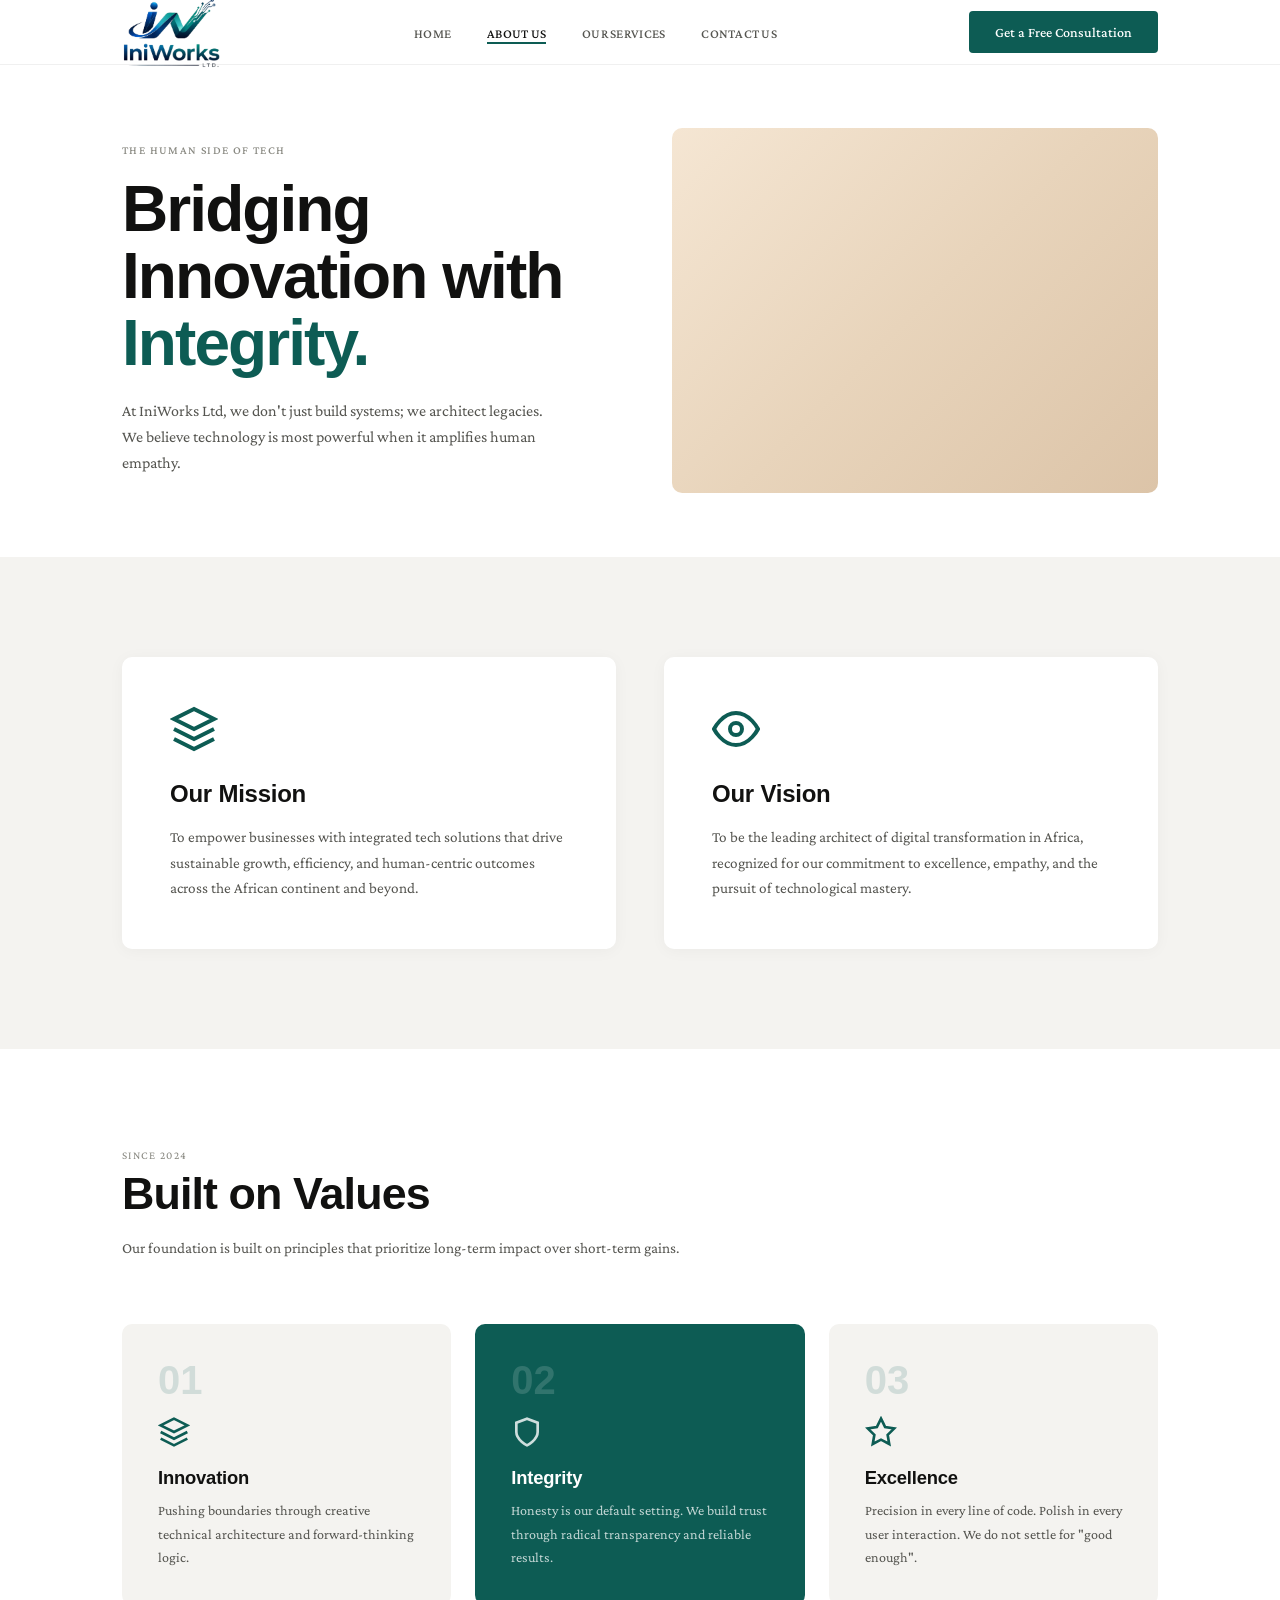
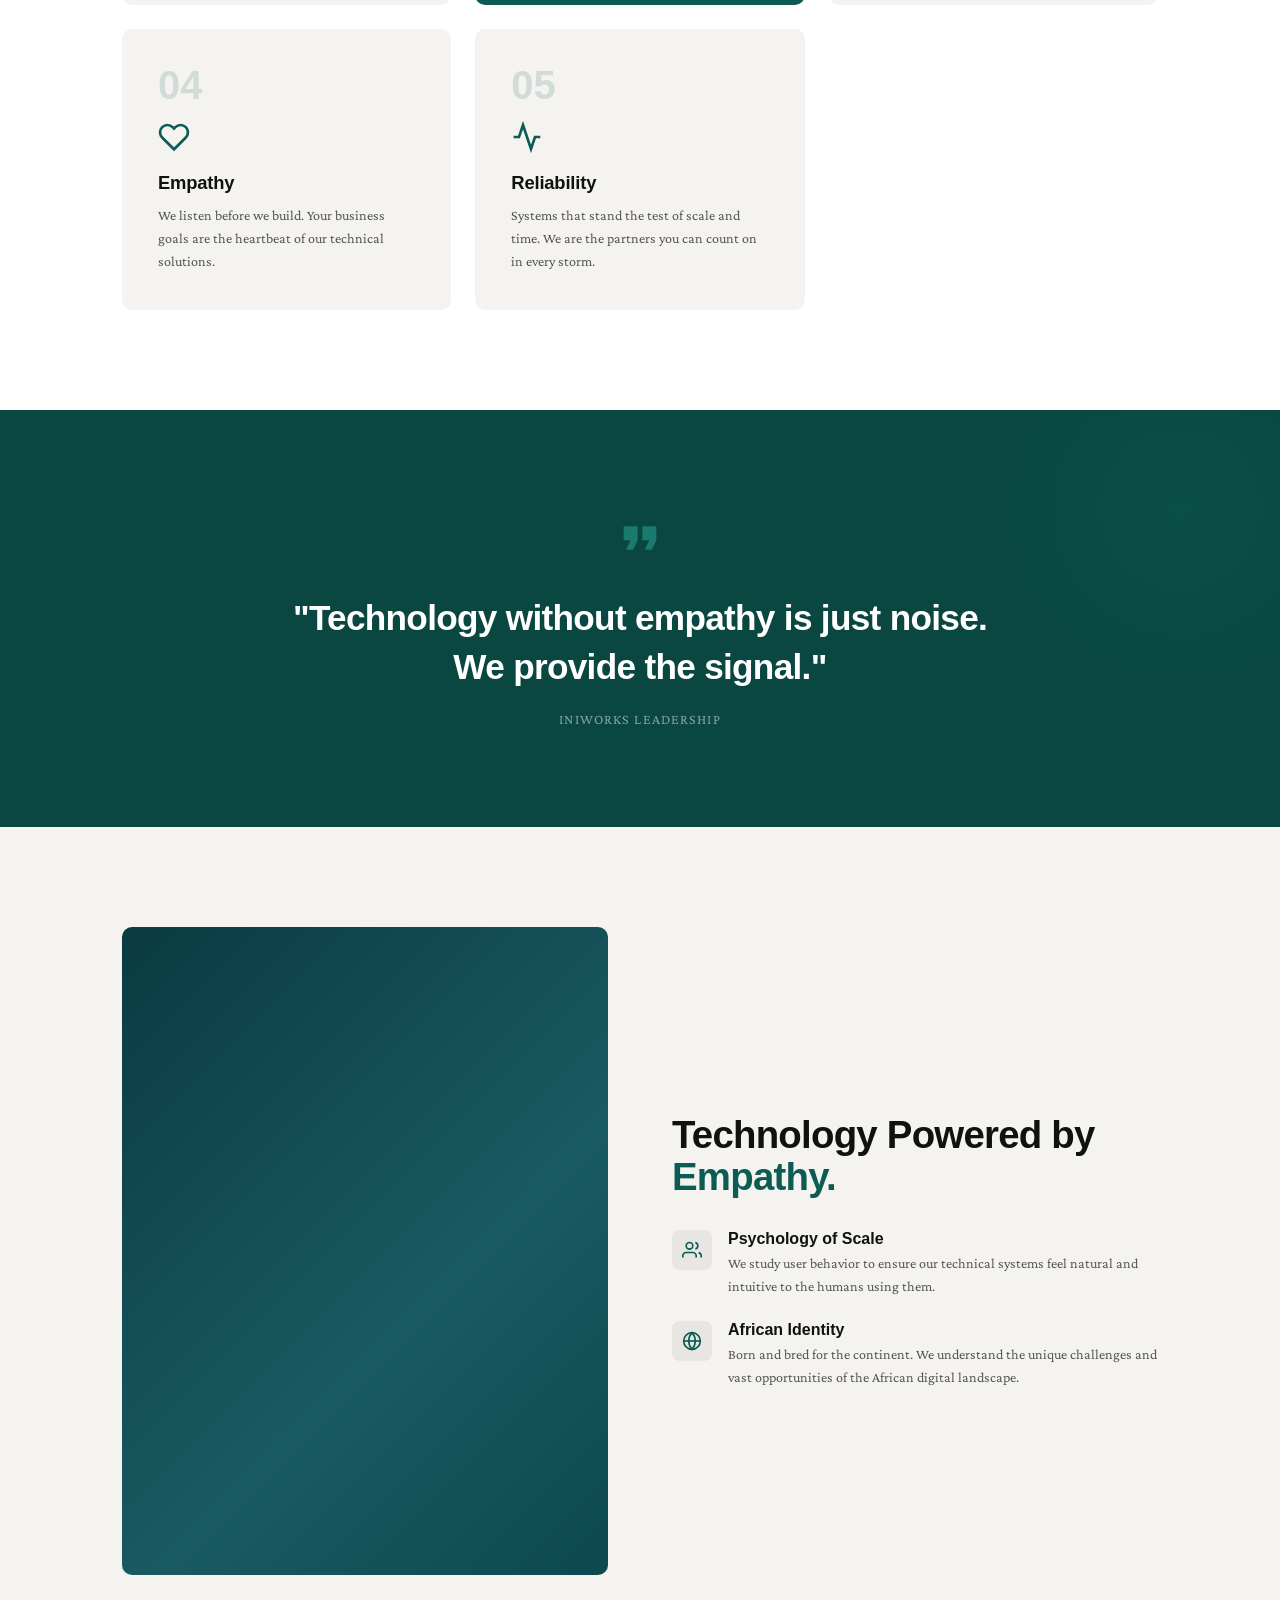
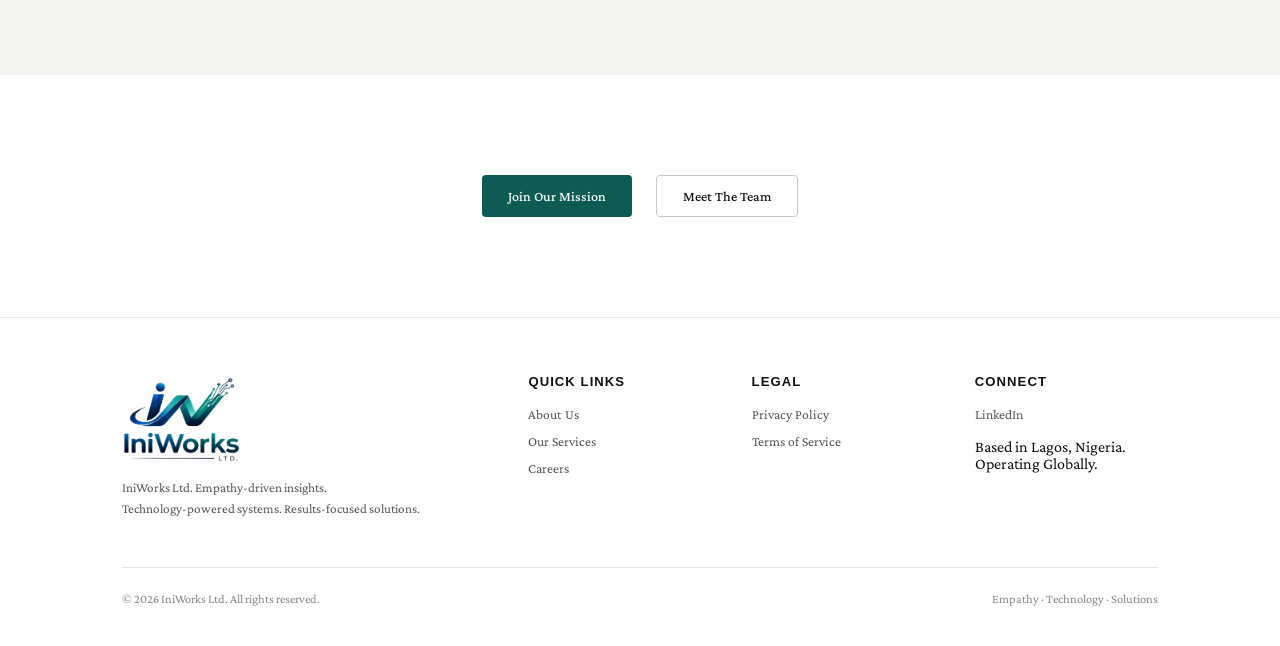
<file: about-us/index.html>
<!DOCTYPE html>
<html lang="en">
<head>
  <meta charset="UTF-8" />
  <meta name="viewport" content="width=device-width, initial-scale=1.0" />
  <title>About Us — IniWorks Ltd</title>
  <link rel="preconnect" href="https://fonts.googleapis.com" />
  <link rel="preconnect" href="https://fonts.gstatic.com" crossorigin />
  <link href="https://fonts.googleapis.com/css2?family=Playfair+Display:wght@400;500;600;700;800;900&family=Crimson+Pro:wght@300;400;500;600;700&display=swap" rel="stylesheet" />
  <style>
    *, *::before, *::after { box-sizing: border-box; margin: 0; padding: 0; }

    :root {
      --teal:       #0d5c54;
      --teal-dark:  #094740;
      --teal-light: #1a7a70;
      --off-white:  #f4f3f0;
      --mid-grey:   #e8e6e2;
      --text-dark:  #111110;
      --text-mid:   #555550;
      --text-light: #888880;
      --white:      #ffffff;
      --shadow:     0 4px 32px rgba(0,0,0,.08);
    }

    html { scroll-behavior: smooth; }

    body {
        font-family: 'Crimson Pro', 'Times New Roman', Georgia, serif;
      background: var(--white);
      color: var(--text-dark);
      overflow-x: hidden;
    }

    .container { max-width: 1100px; margin: 0 auto; padding: 0 32px; }

    .btn-primary {
      display: inline-block;
      background: var(--teal);
      color: var(--white);
         font-family: 'Crimson Pro', 'Times New Roman', Georgia, serif;
      font-size: .875rem;
      font-weight: 500;
      padding: 13px 26px;
      border-radius: 4px;
      border: none;
      cursor: pointer;
      text-decoration: none;
      transition: background .2s, transform .15s;
    }
    .btn-primary:hover { background: var(--teal-light); transform: translateY(-1px); }

    .btn-outline {
      display: inline-block;
      background: transparent;
      color: var(--text-dark);
        font-family: 'Crimson Pro', 'Times New Roman', Georgia, serif;
      font-size: .875rem;
      font-weight: 500;
      padding: 12px 26px;
      border-radius: 4px;
      border: 1.5px solid #c8c6c2;
      cursor: pointer;
      text-decoration: none;
      transition: border-color .2s, color .2s, transform .15s;
    }
    .btn-outline:hover { border-color: var(--teal); color: var(--teal); transform: translateY(-1px); }

    /* ─── SCROLL ANIMATIONS ───────────────────────────── */
    .reveal {
      opacity: 0;
      transform: translateY(28px);
      transition: opacity .65s cubic-bezier(.22,1,.36,1), transform .65s cubic-bezier(.22,1,.36,1);
    }
    .reveal.slide-left  { transform: translateX(-30px); }
    .reveal.slide-right { transform: translateX(30px); }
    .reveal.visible {
      opacity: 1;
      transform: translate(0);
    }

    /* ─── NAV ─────────────────────────────────────────── */
    nav {
      position: fixed;
      top: 0; left: 0; right: 0;
      z-index: 100;
      background: rgba(255,255,255,.92);
      backdrop-filter: blur(12px);
      -webkit-backdrop-filter: blur(12px);
      border-bottom: 1px solid rgba(0,0,0,.06);
      transition: box-shadow .3s;
    }
    nav.scrolled { box-shadow: 0 2px 20px rgba(0,0,0,.08); }

    .nav-inner {
      display: flex;
      align-items: center;
      justify-content: space-between;
      height: 64px;
      max-width: 1100px;
      margin: 0 auto;
      padding: 0 32px;
    }

    .nav-logo {
      display: flex;
      align-items: center;
      gap: 8px;
      text-decoration: none;
      color: var(--text-dark);
    }
    .nav-logo-icon {
      width: 28px; height: 28px;
      background: var(--teal);
      border-radius: 4px;
      display: flex; align-items: center; justify-content: center;
    }
    .nav-logo-icon span {
      color: white;
      font-family: 'Syne', sans-serif;
      font-weight: 800;
      font-size: .7rem;
      letter-spacing: -.5px;
    }
    .nav-logo-text {
      font-family: 'Syne', sans-serif;
      font-weight: 700;
      font-size: .95rem;
    }

    .nav-links {
      display: flex;
      gap: 36px;
      list-style: none;
    }
    .nav-links a {
      font-size: .82rem;
      font-weight: 500;
      text-decoration: none;
      color: var(--text-mid);
      letter-spacing: .02em;
      text-transform: uppercase;
      transition: color .2s;
      position: relative;
    }
    .nav-links a::after {
      content: '';
      position: absolute;
      bottom: -3px; left: 0; right: 0;
      height: 1.5px;
      background: var(--teal);
      transform: scaleX(0);
      transition: transform .2s;
    }
    .nav-links a:hover { color: var(--text-dark); }
    .nav-links a:hover::after, .nav-links a.active::after { transform: scaleX(1); }
    .nav-links a.active { color: var(--text-dark); }

    .hamburger {
      display: none;
      flex-direction: column;
      gap: 5px;
      cursor: pointer;
      padding: 4px;
      background: none;
      border: none;
    }
    .hamburger span {
      display: block;
      width: 24px; height: 2px;
      background: var(--text-dark);
      border-radius: 2px;
      transition: transform .3s, opacity .3s;
    }
    .hamburger.open span:nth-child(1) { transform: translateY(7px) rotate(45deg); }
    .hamburger.open span:nth-child(2) { opacity: 0; }
    .hamburger.open span:nth-child(3) { transform: translateY(-7px) rotate(-45deg); }

    .mobile-menu {
      display: none;
      flex-direction: column;
      background: white;
      padding: 16px 32px 24px;
      border-top: 1px solid var(--mid-grey);
      gap: 4px;
    }
    .mobile-menu.open { display: flex; }
    .mobile-menu a {
      font-size: .9rem;
      font-weight: 500;
      text-decoration: none;
      color: var(--text-mid);
      padding: 10px 0;
      border-bottom: 1px solid var(--mid-grey);
      transition: color .2s;
    }
    .mobile-menu a:last-child { border-bottom: none; }
    .mobile-menu a:hover { color: var(--teal); }
    .mobile-menu .btn-primary { margin-top: 12px; text-align: center; }

    /* ─── PAGE HERO ───────────────────────────────────── */
    #page-hero {
      padding-top: 64px;
      min-height: 60vh;
      display: grid;
      grid-template-columns: 1fr 1fr;
      align-items: center;
      gap: 64px;
      background: var(--white);
    }
    .page-hero-left {
      padding: 80px 0 80px 32px;
      margin-left: calc((100vw - 1100px) / 2);
    }
    .page-hero-eyebrow {
      font-size: .72rem;
      font-weight: 500;
      letter-spacing: .12em;
      text-transform: uppercase;
      color: var(--text-light);
      margin-bottom: 20px;
    }
    .page-hero-title {
      font-family: 'Syne', sans-serif;
      font-size: clamp(2.8rem, 5vw, 4.2rem);
      font-weight: 800;
      line-height: 1.05;
      letter-spacing: -.03em;
      margin-bottom: 20px;
    }
    .page-hero-title .teal { color: var(--teal); }
    .page-hero-sub {
      font-size: 1rem;
      color: var(--text-mid);
      line-height: 1.65;
      max-width: 440px;
    }
    .page-hero-right {
      padding-right: 32px;
      margin-right: calc((100vw - 1100px) / 2);
    }
    .page-hero-img {
      width: 100%;
      aspect-ratio: 4/3;
      background: linear-gradient(135deg, #f5e6d3 0%, #e8d4bb 50%, #dcc4a8 100%);
      border-radius: 10px;
      overflow: hidden;
      position: relative;
    }

    .page-hero-left { animation: fadeUp .7s .1s both; }
    .page-hero-right { animation: fadeUp .7s .3s both; }

    @keyframes fadeUp {
      from { opacity: 0; transform: translateY(24px); }
      to   { opacity: 1; transform: translateY(0); }
    }

    /* ─── MISSION VISION ─────────────────────────────── */
    #mission-vision {
      background: var(--off-white);
      padding: 100px 0;
    }
    .mv-grid {
      display: grid;
      grid-template-columns: 1fr 1fr;
      gap: 48px;
    }
    .mv-card {
      background: white;
      border-radius: 10px;
      padding: 48px;
      box-shadow: 0 2px 16px rgba(0,0,0,.04);
    }
    .mv-icon {
      width: 48px; height: 48px;
      margin-bottom: 24px;
      color: var(--teal);
    }
    .mv-title {
      font-family: 'Syne', sans-serif;
      font-weight: 700;
      font-size: 1.5rem;
      margin-bottom: 16px;
      letter-spacing: -.01em;
    }
    .mv-desc {
      font-size: .95rem;
      color: var(--text-mid);
      line-height: 1.7;
    }

    /* ─── VALUES ─────────────────────────────────────── */
    #values {
      background: var(--white);
      padding: 100px 0;
    }
    .values-header {
      max-width: 600px;
      margin-bottom: 64px;
    }
    .section-heading {
      font-family: 'Syne', sans-serif;
      font-size: clamp(2rem, 3.5vw, 2.8rem);
      font-weight: 800;
      line-height: 1.1;
      margin-bottom: 16px;
      letter-spacing: -.02em;
    }
    .section-sub {
      font-size: .95rem;
      color: var(--text-mid);
      line-height: 1.7;
    }
    .section-badge {
      font-size: .7rem;
      letter-spacing: .12em;
      text-transform: uppercase;
      color: var(--text-light);
      margin-bottom: 8px;
    }

    .values-grid {
      display: grid;
      grid-template-columns: repeat(3, 1fr);
      gap: 24px;
    }
    .value-card {
      background: var(--off-white);
      border-radius: 10px;
      padding: 36px;
      transition: transform .2s, box-shadow .2s;
    }
    .value-card:hover {
      transform: translateY(-3px);
      box-shadow: 0 8px 40px rgba(0,0,0,.08);
    }
    .value-card.dark {
      background: var(--teal);
      color: white;
    }
    .value-card.dark .value-title { color: white; }
    .value-card.dark .value-desc { color: rgba(255,255,255,.75); }

    .value-num {
      font-size: 2.5rem;
      font-family: 'Syne', sans-serif;
      font-weight: 800;
      color: rgba(13,92,84,.15);
      line-height: 1;
      margin-bottom: 16px;
    }
    .value-card.dark .value-num { color: rgba(255,255,255,.15); }

    .value-icon {
      width: 32px; height: 32px;
      margin-bottom: 16px;
      color: var(--teal);
    }
    .value-card.dark .value-icon { color: rgba(255,255,255,.8); }

    .value-title {
      font-family: 'Syne', sans-serif;
      font-weight: 700;
      font-size: 1.15rem;
      margin-bottom: 10px;
      letter-spacing: -.01em;
    }
    .value-desc {
      font-size: .88rem;
      color: var(--text-mid);
      line-height: 1.65;
    }

    /* ─── QUOTE SECTION ─────────────────────────────── */
    #quote {
      background: var(--teal-dark);
      padding: 100px 0;
      text-align: center;
      position: relative;
      overflow: hidden;
    }
    #quote::before {
      content: '';
      position: absolute;
      top: -100px; right: -100px;
      width: 400px; height: 400px;
      border-radius: 50%;
      background: radial-gradient(circle, rgba(26,122,112,.15) 0%, transparent 70%);
    }
    .quote-content {
      max-width: 700px;
      margin: 0 auto;
      position: relative;
      z-index: 2;
    }
    .quote-icon {
      width: 56px; height: 56px;
      margin: 0 auto 24px;
      color: var(--teal-light);
    }
    .quote-text {
      font-family: 'Syne', sans-serif;
      font-size: clamp(1.6rem, 3vw, 2.2rem);
      font-weight: 700;
      color: white;
      line-height: 1.4;
      margin-bottom: 20px;
      letter-spacing: -.02em;
    }
    .quote-author {
      font-size: .88rem;
      letter-spacing: .08em;
      text-transform: uppercase;
      color: rgba(255,255,255,.5);
    }

    /* ─── TECH EMPATHY ──────────────────────────────── */
    #tech-empathy {
      background: var(--off-white);
      padding: 100px 0;
    }
    .te-grid {
      display: grid;
      grid-template-columns: 1fr 1fr;
      gap: 64px;
      align-items: center;
    }
    .te-img-wrap {
      position: relative;
    }
    .te-img {
      width: 100%;
      aspect-ratio: 3/4;
      background: linear-gradient(135deg, #0a3a42 0%, #1a5a62 60%, #0d4850 100%);
      border-radius: 10px;
      overflow: hidden;
      position: relative;
    }
    .te-content {}
    .te-heading {
      font-family: 'Syne', sans-serif;
      font-size: clamp(1.8rem, 3vw, 2.6rem);
      font-weight: 800;
      line-height: 1.1;
      margin-bottom: 32px;
      letter-spacing: -.02em;
    }
    .te-heading .teal { color: var(--teal); }

    .te-features {
      display: flex;
      flex-direction: column;
      gap: 24px;
    }
    .te-feature {
      display: flex;
      gap: 16px;
      align-items: flex-start;
    }
    .te-icon {
      width: 40px; height: 40px; min-width: 40px;
      background: var(--mid-grey);
      border-radius: 8px;
      display: flex;
      align-items: center;
      justify-content: center;
    }
    .te-icon svg { width: 20px; height: 20px; color: var(--teal); }
    .te-feature-title {
      font-family: 'Syne', sans-serif;
      font-weight: 700;
      font-size: 1rem;
      margin-bottom: 4px;
    }
    .te-feature-desc {
      font-size: .88rem;
      color: var(--text-mid);
      line-height: 1.6;
    }

    /* ─── CTA ───────────────────────────────────────── */
    #cta {
      background: var(--white);
      padding: 100px 0;
    }
    .cta-inner {
      display: flex;
      gap: 24px;
      justify-content: center;
      align-items: center;
      flex-wrap: wrap;
    }

    /* ─── FOOTER ─────────────────────────────────────── */
    footer {
      background: var(--white);
      border-top: 1px solid var(--mid-grey);
      padding: 56px 0 40px;
    }
    .footer-grid {
      display: grid;
      grid-template-columns: 2fr 1fr 1fr 1fr;
      gap: 40px;
      margin-bottom: 48px;
    }
    .footer-logo {
      display: flex;
      align-items: center;
      gap: 8px;
      margin-bottom: 14px;
      text-decoration: none;
      color: var(--text-dark);
    }
    .footer-tagline {
      font-size: .82rem;
      color: var(--text-mid);
      line-height: 1.6;
    }
    .footer-col-title {
      font-family: 'Syne', sans-serif;
      font-weight: 700;
      font-size: .82rem;
      text-transform: uppercase;
      letter-spacing: .08em;
      margin-bottom: 16px;
      color: var(--text-dark);
    }
    .footer-links { list-style: none; display: flex; flex-direction: column; gap: 10px; }
    .footer-links a {
      font-size: .85rem;
      color: var(--text-mid);
      text-decoration: none;
      transition: color .2s;
    }
    .footer-links a:hover { color: var(--teal); }
    .footer-bottom {
      display: flex;
      justify-content: space-between;
      align-items: center;
      padding-top: 24px;
      border-top: 1px solid var(--mid-grey);
      font-size: .78rem;
      color: var(--text-light);
      flex-wrap: wrap;
      gap: 8px;
    }

    /* ─── RESPONSIVE ─────────────────────────────────── */
    @media (max-width: 900px) {
      .nav-links, .nav-cta { display: none; }
      .hamburger { display: flex; }

      #page-hero {
        grid-template-columns: 1fr;
        gap: 40px;
      }
      .page-hero-left {
        padding: 60px 32px 0;
        margin-left: 0;
      }
      .page-hero-right {
        padding: 0 32px 60px;
        margin-right: 0;
      }

      .mv-grid { grid-template-columns: 1fr; }
      .values-grid { grid-template-columns: 1fr; }
      .te-grid { grid-template-columns: 1fr; }

      .footer-grid { grid-template-columns: 1fr 1fr; }
    }

    @media (max-width: 600px) {
      .container { padding: 0 20px; }
      .nav-inner { padding: 0 20px; }
      .mobile-menu { padding: 16px 20px 24px; }

      .page-hero-left { padding: 48px 20px 0; }
      .page-hero-right { padding: 0 20px 48px; }

      #mission-vision, #values, #quote, #tech-empathy, #cta { padding: 72px 0; }

      .footer-grid { grid-template-columns: 1fr; }
      .footer-bottom { flex-direction: column; text-align: center; }
    }
  </style>
</head>
<body>

<!-- ─── NAV ──────────────────────────────────────────── -->
<nav id="main-nav">
  <div class="nav-inner">
    <a href="../" class="nav-logo">
       <img src="../images/ini-logo-1.png" width="100">
    </a>
    <ul class="nav-links">
      <li><a href="../">Home</a></li>
      <li><a href="#" class="active">About Us</a></li>
      <li><a href="../services/">Our Services</a></li>
      <li><a href="../contact-us/">Contact Us</a></li>
    </ul>
    <a href="../contact-us/" class="btn-primary nav-cta">Get a Free Consultation</a>
    <button class="hamburger" id="hamburger" aria-label="Toggle menu">
      <span></span><span></span><span></span>
    </button>
  </div>
  <div class="mobile-menu" id="mobile-menu">
    <a href="../">Home</a>
    <a href="../about-us/">About Us</a>
    <a href="../services/">Our Services</a>
    <a href="../contact-us/">Contact Us</a>
    <a href="../contact-us/" class="btn-primary">Get a Free Consultation</a>
  </div>
</nav>

<!-- ─── PAGE HERO ─────────────────────────────────────── -->
<section id="page-hero">
  <div class="page-hero-left">
    <p class="page-hero-eyebrow">The Human Side of Tech</p>
    <h1 class="page-hero-title">Bridging<br>Innovation with<br><span class="teal">Integrity.</span></h1>
    <p class="page-hero-sub">At IniWorks Ltd, we don't just build systems; we architect legacies. We believe technology is most powerful when it amplifies human empathy.</p>
  </div>
  <div class="page-hero-right">
    <div class="page-hero-img"></div>
  </div>
</section>

<!-- ─── MISSION & VISION ──────────────────────────────── -->
<section id="mission-vision">
  <div class="container">
    <div class="mv-grid">
      <div class="mv-card reveal">
        <svg class="mv-icon" viewBox="0 0 24 24" fill="none" stroke="currentColor" stroke-width="2">
          <path d="M12 2L2 7l10 5 10-5-10-5z"/>
          <path d="M2 17l10 5 10-5M2 12l10 5 10-5"/>
        </svg>
        <h2 class="mv-title">Our Mission</h2>
        <p class="mv-desc">To empower businesses with integrated tech solutions that drive sustainable growth, efficiency, and human-centric outcomes across the African continent and beyond.</p>
      </div>

      <div class="mv-card reveal" style="transition-delay:.1s">
        <svg class="mv-icon" viewBox="0 0 24 24" fill="none" stroke="currentColor" stroke-width="2">
          <path d="M1 12s4-8 11-8 11 8 11 8-4 8-11 8-11-8-11-8z"/>
          <circle cx="12" cy="12" r="3"/>
        </svg>
        <h2 class="mv-title">Our Vision</h2>
        <p class="mv-desc">To be the leading architect of digital transformation in Africa, recognized for our commitment to excellence, empathy, and the pursuit of technological mastery.</p>
      </div>
    </div>
  </div>
</section>

<!-- ─── VALUES ────────────────────────────────────────── -->
<section id="values">
  <div class="container">
    <div class="values-header reveal">
      <p class="section-badge">Since 2024</p>
      <h2 class="section-heading">Built on Values</h2>
      <p class="section-sub">Our foundation is built on principles that prioritize long-term impact over short-term gains.</p>
    </div>

    <div class="values-grid">
      <div class="value-card reveal">
        <div class="value-num">01</div>
        <svg class="value-icon" viewBox="0 0 24 24" fill="none" stroke="currentColor" stroke-width="2">
          <path d="M12 2L2 7l10 5 10-5-10-5z"/>
          <path d="M2 17l10 5 10-5M2 12l10 5 10-5"/>
        </svg>
        <h3 class="value-title">Innovation</h3>
        <p class="value-desc">Pushing boundaries through creative technical architecture and forward-thinking logic.</p>
      </div>

      <div class="value-card dark reveal" style="transition-delay:.1s">
        <div class="value-num">02</div>
        <svg class="value-icon" viewBox="0 0 24 24" fill="none" stroke="currentColor" stroke-width="2">
          <path d="M12 22s8-4 8-10V5l-8-3-8 3v7c0 6 8 10 8 10z"/>
        </svg>
        <h3 class="value-title">Integrity</h3>
        <p class="value-desc">Honesty is our default setting. We build trust through radical transparency and reliable results.</p>
      </div>

      <div class="value-card reveal" style="transition-delay:.2s">
        <div class="value-num">03</div>
        <svg class="value-icon" viewBox="0 0 24 24" fill="none" stroke="currentColor" stroke-width="2">
          <polygon points="12 2 15.09 8.26 22 9.27 17 14.14 18.18 21.02 12 17.77 5.82 21.02 7 14.14 2 9.27 8.91 8.26 12 2"/>
        </svg>
        <h3 class="value-title">Excellence</h3>
        <p class="value-desc">Precision in every line of code. Polish in every user interaction. We do not settle for "good enough".</p>
      </div>

      <div class="value-card reveal" style="transition-delay:.3s">
        <div class="value-num">04</div>
        <svg class="value-icon" viewBox="0 0 24 24" fill="none" stroke="currentColor" stroke-width="2">
          <path d="M20.84 4.61a5.5 5.5 0 0 0-7.78 0L12 5.67l-1.06-1.06a5.5 5.5 0 0 0-7.78 7.78l1.06 1.06L12 21.23l7.78-7.78 1.06-1.06a5.5 5.5 0 0 0 0-7.78z"/>
        </svg>
        <h3 class="value-title">Empathy</h3>
        <p class="value-desc">We listen before we build. Your business goals are the heartbeat of our technical solutions.</p>
      </div>

      <div class="value-card reveal" style="transition-delay:.4s">
        <div class="value-num">05</div>
        <svg class="value-icon" viewBox="0 0 24 24" fill="none" stroke="currentColor" stroke-width="2">
          <polyline points="22 12 18 12 15 21 9 3 6 12 2 12"/>
        </svg>
        <h3 class="value-title">Reliability</h3>
        <p class="value-desc">Systems that stand the test of scale and time. We are the partners you can count on in every storm.</p>
      </div>
    </div>
  </div>
</section>

<!-- ─── QUOTE ─────────────────────────────────────────── -->
<section id="quote">
  <div class="container">
    <div class="quote-content reveal">
      <svg class="quote-icon" viewBox="0 0 24 24" fill="currentColor">
        <path d="M6 17h3l2-4V7H5v6h3zm8 0h3l2-4V7h-6v6h3z"/>
      </svg>
      <p class="quote-text">"Technology without empathy is just noise. We provide the signal."</p>
      <p class="quote-author">IniWorks Leadership</p>
    </div>
  </div>
</section>

<!-- ─── TECH EMPATHY ──────────────────────────────────── -->
<section id="tech-empathy">
  <div class="container">
    <div class="te-grid">
      <div class="te-img-wrap reveal slide-left">
        <div class="te-img"></div>
      </div>

      <div class="te-content reveal slide-right">
        <h2 class="te-heading">Technology Powered by <span class="teal">Empathy.</span></h2>
        
        <div class="te-features">
          <div class="te-feature">
            <div class="te-icon">
              <svg viewBox="0 0 24 24" fill="none" stroke="currentColor" stroke-width="2">
                <path d="M17 21v-2a4 4 0 0 0-4-4H5a4 4 0 0 0-4 4v2"/>
                <circle cx="9" cy="7" r="4"/>
                <path d="M23 21v-2a4 4 0 0 0-3-3.87M16 3.13a4 4 0 0 1 0 7.75"/>
              </svg>
            </div>
            <div>
              <div class="te-feature-title">Psychology of Scale</div>
              <div class="te-feature-desc">We study user behavior to ensure our technical systems feel natural and intuitive to the humans using them.</div>
            </div>
          </div>

          <div class="te-feature">
            <div class="te-icon">
              <svg viewBox="0 0 24 24" fill="none" stroke="currentColor" stroke-width="2">
                <circle cx="12" cy="12" r="10"/>
                <path d="M2 12h20"/>
                <path d="M12 2a15.3 15.3 0 0 1 4 10 15.3 15.3 0 0 1-4 10 15.3 15.3 0 0 1-4-10 15.3 15.3 0 0 1 4-10z"/>
              </svg>
            </div>
            <div>
              <div class="te-feature-title">African Identity</div>
              <div class="te-feature-desc">Born and bred for the continent. We understand the unique challenges and vast opportunities of the African digital landscape.</div>
            </div>
          </div>
        </div>
      </div>
    </div>
  </div>
</section>

<!-- ─── CTA ───────────────────────────────────────────── -->
<section id="cta">
  <div class="container">
    <div class="cta-inner reveal">
      <a href="#" class="btn-primary">Join Our Mission</a>
      <a href="#" class="btn-outline">Meet The Team</a>
    </div>
  </div>
</section>

<!-- ─── FOOTER ────────────────────────────────────────── -->
<footer>
  <div class="container">
    <div class="footer-grid">
      <div class="footer-brand">
        <a href="../" class="footer-logo">
          <!--<div class="nav-logo-icon"><span>Ini</span></div>
          <span class="nav-logo-text">IniWorks Ltd</span>-->
          <img src="../images/ini-logo-1.png" width="120">
        </a>
        <p class="footer-tagline"> IniWorks Ltd. Empathy-driven insights.<br>Technology-powered systems. Results-focused solutions.</p>
      </div>
      <div>
        <p class="footer-col-title">Quick Links</p>
        <ul class="footer-links">
          <li><a href="../about-us/">About Us</a></li>
          <li><a href="../services/">Our Services</a></li>
          <li><a href="#">Careers</a></li>
        </ul>
      </div>
      <div>
        <p class="footer-col-title">Legal</p>
        <ul class="footer-links">
          <li><a href="#">Privacy Policy</a></li>
          <li><a href="#">Terms of Service</a></li>
        </ul>
      </div>
      <div>
        <p class="footer-col-title">Connect</p>
        <ul class="footer-links">
          <li><a href="#">LinkedIn</a></li>
        </ul>
        <p class="" style="margin-top:16px">Based in Lagos, Nigeria.<br>Operating Globally.</p>
      </div>
    </div>
    <div class="footer-bottom">
      <span>© <script type="text/javascript">var year = new Date();document.write(year.getFullYear());</script>  IniWorks Ltd. All rights reserved.</span>
      <span>Empathy · Technology · Solutions</span>
    </div>
  </div>
</footer>

<script>
  const hamburger = document.getElementById('hamburger');
  const mobileMenu = document.getElementById('mobile-menu');
  hamburger.addEventListener('click', () => {
    hamburger.classList.toggle('open');
    mobileMenu.classList.toggle('open');
  });
  mobileMenu.querySelectorAll('a').forEach(a => {
    a.addEventListener('click', () => {
      hamburger.classList.remove('open');
      mobileMenu.classList.remove('open');
    });
  });

  const nav = document.getElementById('main-nav');
  window.addEventListener('scroll', () => {
    nav.classList.toggle('scrolled', window.scrollY > 10);
  });

  const revealEls = document.querySelectorAll('.reveal');
  const observer = new IntersectionObserver((entries) => {
    entries.forEach(e => {
      if (e.isIntersecting) {
        e.target.classList.add('visible');
        observer.unobserve(e.target);
      }
    });
  }, { threshold: 0.12 });
  revealEls.forEach(el => observer.observe(el));
</script>
</body>
</html>
</file>
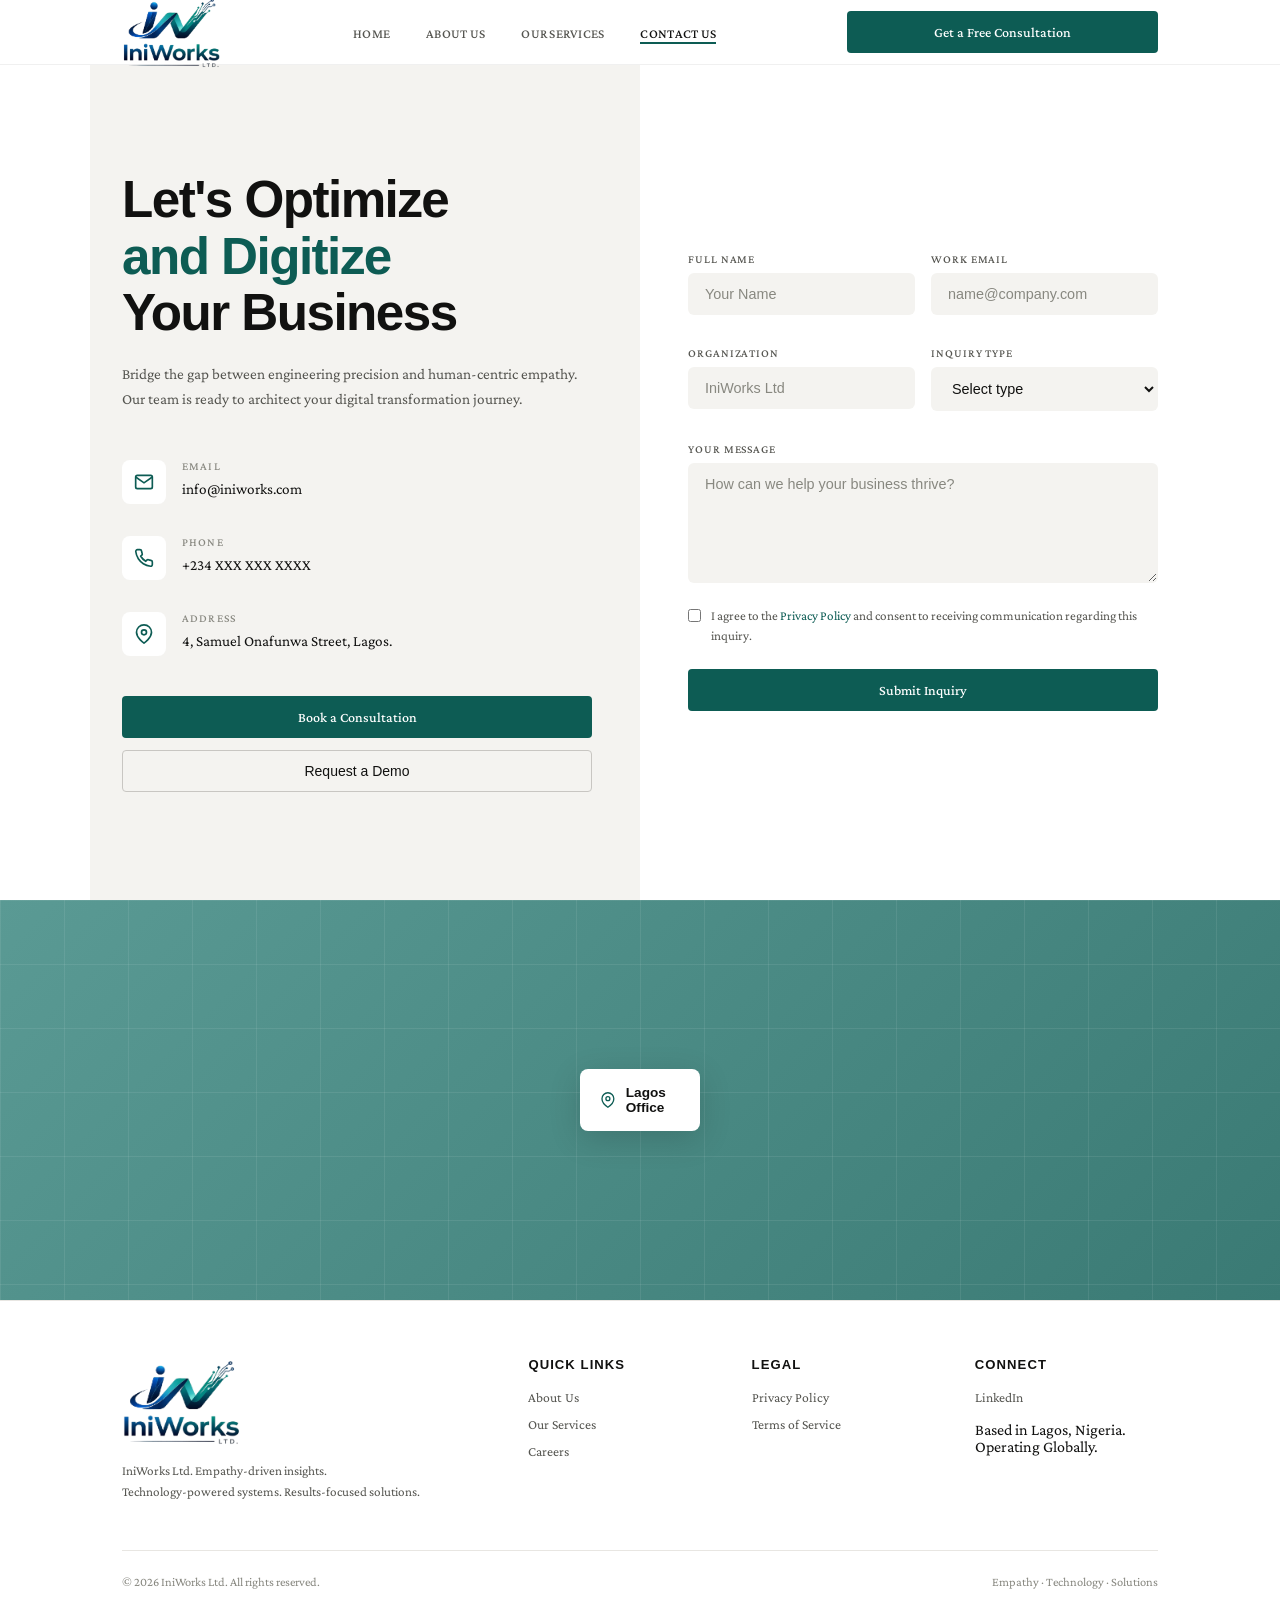
<file: contact-us/index.html>
<!DOCTYPE html>
<html lang="en">
<head>
  <meta charset="UTF-8" />
  <meta name="viewport" content="width=device-width, initial-scale=1.0" />
  <title>Contact Us — IniWorks Ltd</title>
   <link rel="preconnect" href="https://fonts.googleapis.com" />
  <link rel="preconnect" href="https://fonts.gstatic.com" crossorigin />
  <link href="https://fonts.googleapis.com/css2?family=Playfair+Display:wght@400;500;600;700;800;900&family=Crimson+Pro:wght@300;400;500;600;700&display=swap" rel="stylesheet" />
  <style>
    *, *::before, *::after { box-sizing: border-box; margin: 0; padding: 0; }

    :root {
      --teal:       #0d5c54;
      --teal-dark:  #094740;
      --teal-light: #1a7a70;
      --off-white:  #f4f3f0;
      --mid-grey:   #e8e6e2;
      --text-dark:  #111110;
      --text-mid:   #555550;
      --text-light: #888880;
      --white:      #ffffff;
      --shadow:     0 4px 32px rgba(0,0,0,.08);
    }

    html { scroll-behavior: smooth; }

    body {
        font-family: 'Crimson Pro', 'Times New Roman', Georgia, serif;
      background: var(--white);
      color: var(--text-dark);
      overflow-x: hidden;
    }

    .container { max-width: 1100px; margin: 0 auto; padding: 0 32px; }

    .btn-primary {
      display: inline-block;
      background: var(--teal);
      color: var(--white);
         font-family: 'Crimson Pro', 'Times New Roman', Georgia, serif;
      font-size: .875rem;
      font-weight: 500;
      padding: 13px 26px;
      border-radius: 4px;
      border: none;
      cursor: pointer;
      text-decoration: none;
      transition: background .2s, transform .15s;
      width: 100%;
      text-align: center;
    }
    .btn-primary:hover { background: var(--teal-light); transform: translateY(-1px); }

    .btn-outline {
      display: inline-block;
      background: transparent;
      color: var(--text-dark);
      font-family: 'DM Sans', sans-serif;
      font-size: .875rem;
      font-weight: 500;
      padding: 12px 26px;
      border-radius: 4px;
      border: 1.5px solid #c8c6c2;
      cursor: pointer;
      text-decoration: none;
      transition: border-color .2s, color .2s, transform .15s;
      width: 100%;
      text-align: center;
    }
    .btn-outline:hover { border-color: var(--teal); color: var(--teal); transform: translateY(-1px); }

    /* ─── SCROLL ANIMATIONS ───────────────────────────── */
    .reveal {
      opacity: 0;
      transform: translateY(28px);
      transition: opacity .65s cubic-bezier(.22,1,.36,1), transform .65s cubic-bezier(.22,1,.36,1);
    }
    .reveal.slide-left  { transform: translateX(-30px); }
    .reveal.slide-right { transform: translateX(30px); }
    .reveal.visible {
      opacity: 1;
      transform: translate(0);
    }

    /* ─── NAV ─────────────────────────────────────────── */
    nav {
      position: fixed;
      top: 0; left: 0; right: 0;
      z-index: 100;
      background: rgba(255,255,255,.92);
      backdrop-filter: blur(12px);
      -webkit-backdrop-filter: blur(12px);
      border-bottom: 1px solid rgba(0,0,0,.06);
      transition: box-shadow .3s;
    }
    nav.scrolled { box-shadow: 0 2px 20px rgba(0,0,0,.08); }

    .nav-inner {
      display: flex;
      align-items: center;
      justify-content: space-between;
      height: 64px;
      max-width: 1100px;
      margin: 0 auto;
      padding: 0 32px;
    }

    .nav-logo {
      display: flex;
      align-items: center;
      gap: 8px;
      text-decoration: none;
      color: var(--text-dark);
    }
    .nav-logo-icon {
      width: 28px; height: 28px;
      background: var(--teal);
      border-radius: 4px;
      display: flex; align-items: center; justify-content: center;
    }
    .nav-logo-icon span {
      color: white;
      font-family: 'Syne', sans-serif;
      font-weight: 800;
      font-size: .7rem;
      letter-spacing: -.5px;
    }
    .nav-logo-text {
      font-family: 'Syne', sans-serif;
      font-weight: 700;
      font-size: .95rem;
    }

    .nav-links {
      display: flex;
      gap: 36px;
      list-style: none;
    }
    .nav-links a {
      font-size: .82rem;
      font-weight: 500;
      text-decoration: none;
      color: var(--text-mid);
      letter-spacing: .02em;
      text-transform: uppercase;
      transition: color .2s;
      position: relative;
    }
    .nav-links a::after {
      content: '';
      position: absolute;
      bottom: -3px; left: 0; right: 0;
      height: 1.5px;
      background: var(--teal);
      transform: scaleX(0);
      transition: transform .2s;
    }
    .nav-links a:hover { color: var(--text-dark); }
    .nav-links a:hover::after, .nav-links a.active::after { transform: scaleX(1); }
    .nav-links a.active { color: var(--text-dark); }

    .hamburger {
      display: none;
      flex-direction: column;
      gap: 5px;
      cursor: pointer;
      padding: 4px;
      background: none;
      border: none;
    }
    .hamburger span {
      display: block;
      width: 24px; height: 2px;
      background: var(--text-dark);
      border-radius: 2px;
      transition: transform .3s, opacity .3s;
    }
    .hamburger.open span:nth-child(1) { transform: translateY(7px) rotate(45deg); }
    .hamburger.open span:nth-child(2) { opacity: 0; }
    .hamburger.open span:nth-child(3) { transform: translateY(-7px) rotate(-45deg); }

    .mobile-menu {
      display: none;
      flex-direction: column;
      background: white;
      padding: 16px 32px 24px;
      border-top: 1px solid var(--mid-grey);
      gap: 4px;
    }
    .mobile-menu.open { display: flex; }
    .mobile-menu a {
      font-size: .9rem;
      font-weight: 500;
      text-decoration: none;
      color: var(--text-mid);
      padding: 10px 0;
      border-bottom: 1px solid var(--mid-grey);
      transition: color .2s;
    }
    .mobile-menu a:last-child { border-bottom: none; }
    .mobile-menu a:hover { color: var(--teal); }
    .mobile-menu .btn-primary { margin-top: 12px; text-align: center; }

    /* ─── CONTACT SECTION ────────────────────────────── */
    #contact {
      padding-top: 64px;
      min-height: 100vh;
      display: grid;
      grid-template-columns: 1fr 1fr;
      align-items: stretch;
      background: var(--white);
    }

    .contact-left {
      background: var(--off-white);
      padding: 80px 48px 80px 32px;
      margin-left: calc((100vw - 1100px) / 2);
      display: flex;
      flex-direction: column;
      justify-content: center;
    }

    .contact-header { margin-bottom: 48px; }

    .contact-title {
      font-family: 'Syne', sans-serif;
      font-size: clamp(2.2rem, 4vw, 3.2rem);
      font-weight: 800;
      line-height: 1.1;
      letter-spacing: -.03em;
      margin-bottom: 20px;
    }
    .contact-title .teal { color: var(--teal); }

    .contact-sub {
      font-size: .95rem;
      color: var(--text-mid);
      line-height: 1.65;
    }

    .contact-info {
      display: flex;
      flex-direction: column;
      gap: 32px;
    }

    .info-item {
      display: flex;
      gap: 16px;
      align-items: flex-start;
    }
    .info-icon {
      width: 44px; height: 44px; min-width: 44px;
      background: white;
      border-radius: 8px;
      display: flex;
      align-items: center;
      justify-content: center;
    }
    .info-icon svg { width: 20px; height: 20px; color: var(--teal); }

    .info-label {
      font-size: .72rem;
      font-weight: 500;
      letter-spacing: .1em;
      text-transform: uppercase;
      color: var(--text-light);
      margin-bottom: 6px;
    }
    .info-value {
      font-size: .95rem;
      color: var(--text-dark);
      line-height: 1.5;
    }

    .contact-ctas {
      display: flex;
      flex-direction: column;
      gap: 12px;
      margin-top: 40px;
    }

    .contact-right {
      padding: 80px 32px 80px 48px;
      margin-right: calc((100vw - 1100px) / 2);
      display: flex;
      flex-direction: column;
      justify-content: center;
    }

    .contact-form {
      max-width: 500px;
    }

    .form-row {
      display: grid;
      grid-template-columns: 1fr 1fr;
      gap: 16px;
      margin-bottom: 16px;
    }

    .form-group {
      margin-bottom: 16px;
    }
    .form-group.full { grid-column: span 2; }

    .form-label {
      display: block;
      font-size: .72rem;
      font-weight: 500;
      letter-spacing: .08em;
      text-transform: uppercase;
      color: var(--text-mid);
      margin-bottom: 8px;
    }

    .form-input,
    .form-select,
    .form-textarea {
      width: 100%;
      padding: 12px 16px;
      font-family: 'DM Sans', sans-serif;
      font-size: .9rem;
      color: var(--text-dark);
      background: var(--off-white);
      border: 1.5px solid transparent;
      border-radius: 6px;
      transition: border-color .2s, background .2s;
    }
    .form-input::placeholder,
    .form-textarea::placeholder {
      color: var(--text-light);
    }
    .form-input:focus,
    .form-select:focus,
    .form-textarea:focus {
      outline: none;
      border-color: var(--teal);
      background: white;
    }

    .form-textarea {
      resize: vertical;
      min-height: 120px;
    }

    .form-checkbox {
      display: flex;
      align-items: flex-start;
      gap: 10px;
      margin: 20px 0 24px;
    }
    .form-checkbox input {
      margin-top: 3px;
      accent-color: var(--teal);
    }
    .form-checkbox label {
      font-size: .82rem;
      color: var(--text-mid);
      line-height: 1.5;
    }
    .form-checkbox a {
      color: var(--teal);
      text-decoration: none;
    }
    .form-checkbox a:hover { text-decoration: underline; }

    /* animations */
    .contact-left { animation: fadeUp .7s .1s both; }
    .contact-right { animation: fadeUp .7s .3s both; }

    @keyframes fadeUp {
      from { opacity: 0; transform: translateY(24px); }
      to   { opacity: 1; transform: translateY(0); }
    }

    /* ─── MAP SECTION ────────────────────────────────── */
    #map {
      background: var(--off-white);
      padding: 0;
      position: relative;
    }
    .map-container {
      width: 100%;
      height: 400px;
      background: linear-gradient(135deg, #5a9a94 0%, #4a8a84 50%, #3a7a74 100%);
      position: relative;
      overflow: hidden;
    }
    .map-container::before {
      content: '';
      position: absolute;
      inset: 0;
      background-image:
        linear-gradient(rgba(255,255,255,.08) 1px, transparent 1px),
        linear-gradient(90deg, rgba(255,255,255,.08) 1px, transparent 1px);
      background-size: 64px 64px;
    }
    .map-pin {
      position: absolute;
      top: 50%;
      left: 50%;
      transform: translate(-50%, -50%);
      width: 120px;
      padding: 16px 20px;
      background: white;
      border-radius: 8px;
      box-shadow: 0 8px 32px rgba(0,0,0,.15);
      display: flex;
      align-items: center;
      gap: 10px;
    }
    .map-pin-icon {
      width: 24px;
      height: 24px;
      color: var(--teal);
    }
    .map-pin-text {
      font-family: 'Syne', sans-serif;
      font-weight: 700;
      font-size: .85rem;
      color: var(--text-dark);
    }

    /* ─── FOOTER ─────────────────────────────────────── */
    footer {
      background: var(--white);
      border-top: 1px solid var(--mid-grey);
      padding: 56px 0 40px;
    }
    .footer-grid {
      display: grid;
      grid-template-columns: 2fr 1fr 1fr 1fr;
      gap: 40px;
      margin-bottom: 48px;
    }
    .footer-logo {
      display: flex;
      align-items: center;
      gap: 8px;
      margin-bottom: 14px;
      text-decoration: none;
      color: var(--text-dark);
    }
    .footer-tagline {
      font-size: .82rem;
      color: var(--text-mid);
      line-height: 1.6;
    }
    .footer-col-title {
      font-family: 'Syne', sans-serif;
      font-weight: 700;
      font-size: .82rem;
      text-transform: uppercase;
      letter-spacing: .08em;
      margin-bottom: 16px;
      color: var(--text-dark);
    }
    .footer-links { list-style: none; display: flex; flex-direction: column; gap: 10px; }
    .footer-links a {
      font-size: .85rem;
      color: var(--text-mid);
      text-decoration: none;
      transition: color .2s;
    }
    .footer-links a:hover { color: var(--teal); }
    .footer-bottom {
      display: flex;
      justify-content: space-between;
      align-items: center;
      padding-top: 24px;
      border-top: 1px solid var(--mid-grey);
      font-size: .78rem;
      color: var(--text-light);
      flex-wrap: wrap;
      gap: 8px;
    }

    /* ─── RESPONSIVE ─────────────────────────────────── */
    @media (max-width: 900px) {
      .nav-links, .nav-cta { display: none; }
      .hamburger { display: flex; }

      #contact {
        grid-template-columns: 1fr;
      }
      .contact-left {
        padding: 60px 32px 40px;
        margin-left: 0;
      }
      .contact-right {
        padding: 40px 32px 60px;
        margin-right: 0;
      }

      .footer-grid { grid-template-columns: 1fr 1fr; }
    }

    @media (max-width: 600px) {
      .container { padding: 0 20px; }
      .nav-inner { padding: 0 20px; }
      .mobile-menu { padding: 16px 20px 24px; }

      .contact-left { padding: 48px 20px 32px; }
      .contact-right { padding: 32px 20px 48px; }

      .form-row { grid-template-columns: 1fr; }

      .footer-grid { grid-template-columns: 1fr; }
      .footer-bottom { flex-direction: column; text-align: center; }
    }
    .cus-btn{
      width: 30% !important;
    }
  </style>
</head>
<body>

<!-- ─── NAV ──────────────────────────────────────────── -->
<nav id="main-nav">
  <div class="nav-inner">
    <a href="../" class="nav-logo">
       <img src="../images/ini-logo-1.png" width="100">
    </a>
    <ul class="nav-links">
      <li><a href="../">Home</a></li>
      <li><a href="../about-us/" >About Us</a></li>
      <li><a href="../services/" >Our Services</a></li>
      <li><a href="#" class="active">Contact Us</a></li>
    </ul>
    <a href="../contact-us/" class="btn-primary nav-cta cus-btn">Get a Free Consultation</a>
    <button class="hamburger" id="hamburger" aria-label="Toggle menu">
      <span></span><span></span><span></span>
    </button>
  </div>
  <div class="mobile-menu" id="mobile-menu">
    <a href="../">Home</a>
    <a href="../about-us/">About Us</a>
    <a href="../services/">Our Services</a>
    <a href="#">Contact Us</a>
    <a href="../contact-us/" class="btn-primary ">Get a Free Consultation</a>
  </div>
</nav>

<!-- ─── CONTACT ───────────────────────────────────────── -->
<section id="contact">
  <div class="contact-left">
    <div class="contact-header">
      <h1 class="contact-title">Let's Optimize<br><span class="teal">and Digitize</span><br>Your Business</h1>
      <p class="contact-sub">Bridge the gap between engineering precision and human-centric empathy. Our team is ready to architect your digital transformation journey.</p>
    </div>

    <div class="contact-info">
      <div class="info-item">
        <div class="info-icon">
          <svg viewBox="0 0 24 24" fill="none" stroke="currentColor" stroke-width="2">
            <path d="M4 4h16c1.1 0 2 .9 2 2v12c0 1.1-.9 2-2 2H4c-1.1 0-2-.9-2-2V6c0-1.1.9-2 2-2z"/>
            <polyline points="22,6 12,13 2,6"/>
          </svg>
        </div>
        <div>
          <div class="info-label">Email</div>
          <div class="info-value">info@iniworks.com</div>
        </div>
      </div>

      <div class="info-item">
        <div class="info-icon">
          <svg viewBox="0 0 24 24" fill="none" stroke="currentColor" stroke-width="2">
            <path d="M22 16.92v3a2 2 0 0 1-2.18 2 19.79 19.79 0 0 1-8.63-3.07 19.5 19.5 0 0 1-6-6 19.79 19.79 0 0 1-3.07-8.67A2 2 0 0 1 4.11 2h3a2 2 0 0 1 2 1.72 12.84 12.84 0 0 0 .7 2.81 2 2 0 0 1-.45 2.11L8.09 9.91a16 16 0 0 0 6 6l1.27-1.27a2 2 0 0 1 2.11-.45 12.84 12.84 0 0 0 2.81.7A2 2 0 0 1 22 16.92z"/>
          </svg>
        </div>
        <div>
          <div class="info-label">Phone</div>
          <div class="info-value">+234 XXX XXX XXXX</div>
        </div>
      </div>

      <div class="info-item">
        <div class="info-icon">
          <svg viewBox="0 0 24 24" fill="none" stroke="currentColor" stroke-width="2">
            <path d="M21 10c0 7-9 13-9 13s-9-6-9-13a9 9 0 0 1 18 0z"/>
            <circle cx="12" cy="10" r="3"/>
          </svg>
        </div>
        <div>
          <div class="info-label">Address</div>
          <div class="info-value">4, Samuel Onafunwa Street, Lagos.</div>
        </div>
      </div>
    </div>

    <div class="contact-ctas">
      <a href="#" class="btn-primary">Book a Consultation</a>
      <a href="#" class="btn-outline">Request a Demo</a>
    </div>
  </div>

  <div class="contact-right">
    <form class="contact-form" id="contactForm">
      <div class="form-row">
        <div class="form-group">
          <label class="form-label" for="fullName">Full Name</label>
          <input type="text" id="fullName" class="form-input" placeholder="Your Name" required />
        </div>

        <div class="form-group">
          <label class="form-label" for="workEmail">Work Email</label>
          <input type="email" id="workEmail" class="form-input" placeholder="name@company.com" required />
        </div>
      </div>

      <div class="form-row">
        <div class="form-group">
          <label class="form-label" for="organization">Organization</label>
          <input type="text" id="organization" class="form-input" placeholder="IniWorks Ltd" required />
        </div>

        <div class="form-group">
          <label class="form-label" for="inquiryType">Inquiry Type</label>
          <select id="inquiryType" class="form-select" required>
            <option value="">Select type</option>
            <option value="business-optimization">Business Optimization</option>
            <option value="erp-implementation">ERP Implementation</option>
            <option value="bespoke-software">Bespoke Software</option>
            <option value="it-consulting">IT Consulting</option>
            <option value="other">Other</option>
          </select>
        </div>
      </div>

      <div class="form-group full">
        <label class="form-label" for="message">Your Message</label>
        <textarea id="message" class="form-textarea" placeholder="How can we help your business thrive?" required></textarea>
      </div>

      <div class="form-checkbox">
        <input type="checkbox" id="privacy" required />
        <label for="privacy">I agree to the <a href="#">Privacy Policy</a> and consent to receiving communication regarding this inquiry.</label>
      </div>

      <button type="submit" class="btn-primary">Submit Inquiry</button>
    </form>
  </div>
</section>

<!-- ─── MAP ───────────────────────────────────────────── -->
<section id="map">
  <div class="map-container">
    <div class="map-pin">
      <svg class="map-pin-icon" viewBox="0 0 24 24" fill="none" stroke="currentColor" stroke-width="2">
        <path d="M21 10c0 7-9 13-9 13s-9-6-9-13a9 9 0 0 1 18 0z"/>
        <circle cx="12" cy="10" r="3"/>
      </svg>
      <span class="map-pin-text">Lagos Office</span>
    </div>
  </div>
</section>

<!-- ─── FOOTER ────────────────────────────────────────── -->
<footer>
  <div class="container">
    <div class="footer-grid">
      <div class="footer-brand">
        <a href="../" class="footer-logo">
          <!--<div class="nav-logo-icon"><span>Ini</span></div>
          <span class="nav-logo-text">IniWorks Ltd</span>-->
          <img src="../images/ini-logo-1.png" width="120">
        </a>
        <p class="footer-tagline"> IniWorks Ltd. Empathy-driven insights.<br>Technology-powered systems. Results-focused solutions.</p>
      </div>
      <div>
        <p class="footer-col-title">Quick Links</p>
        <ul class="footer-links">
          <li><a href="../about-us/">About Us</a></li>
          <li><a href="../services/">Our Services</a></li>
          <li><a href="#">Careers</a></li>
        </ul>
      </div>
      <div>
        <p class="footer-col-title">Legal</p>
        <ul class="footer-links">
          <li><a href="#">Privacy Policy</a></li>
          <li><a href="#">Terms of Service</a></li>
        </ul>
      </div>
      <div>
        <p class="footer-col-title">Connect</p>
        <ul class="footer-links">
          <li><a href="#">LinkedIn</a></li>
        </ul>
        <p class="" style="margin-top:16px">Based in Lagos, Nigeria.<br>Operating Globally.</p>
      </div>
    </div>
    <div class="footer-bottom">
      <span>© <script type="text/javascript">var year = new Date();document.write(year.getFullYear());</script>  IniWorks Ltd. All rights reserved.</span>
      <span>Empathy · Technology · Solutions</span>
    </div>
  </div>
</footer>

<script>
  const hamburger = document.getElementById('hamburger');
  const mobileMenu = document.getElementById('mobile-menu');
  hamburger.addEventListener('click', () => {
    hamburger.classList.toggle('open');
    mobileMenu.classList.toggle('open');
  });
  mobileMenu.querySelectorAll('a').forEach(a => {
    a.addEventListener('click', () => {
      hamburger.classList.remove('open');
      mobileMenu.classList.remove('open');
    });
  });

  const nav = document.getElementById('main-nav');
  window.addEventListener('scroll', () => {
    nav.classList.toggle('scrolled', window.scrollY > 10);
  });

  const revealEls = document.querySelectorAll('.reveal');
  const observer = new IntersectionObserver((entries) => {
    entries.forEach(e => {
      if (e.isIntersecting) {
        e.target.classList.add('visible');
        observer.unobserve(e.target);
      }
    });
  }, { threshold: 0.12 });
  revealEls.forEach(el => observer.observe(el));

  // Form submission
  document.getElementById('contactForm').addEventListener('submit', (e) => {
    e.preventDefault();
    alert('Thank you for your inquiry! We will get back to you soon.');
    e.target.reset();
  });
</script>
</body>
</html>
</file>
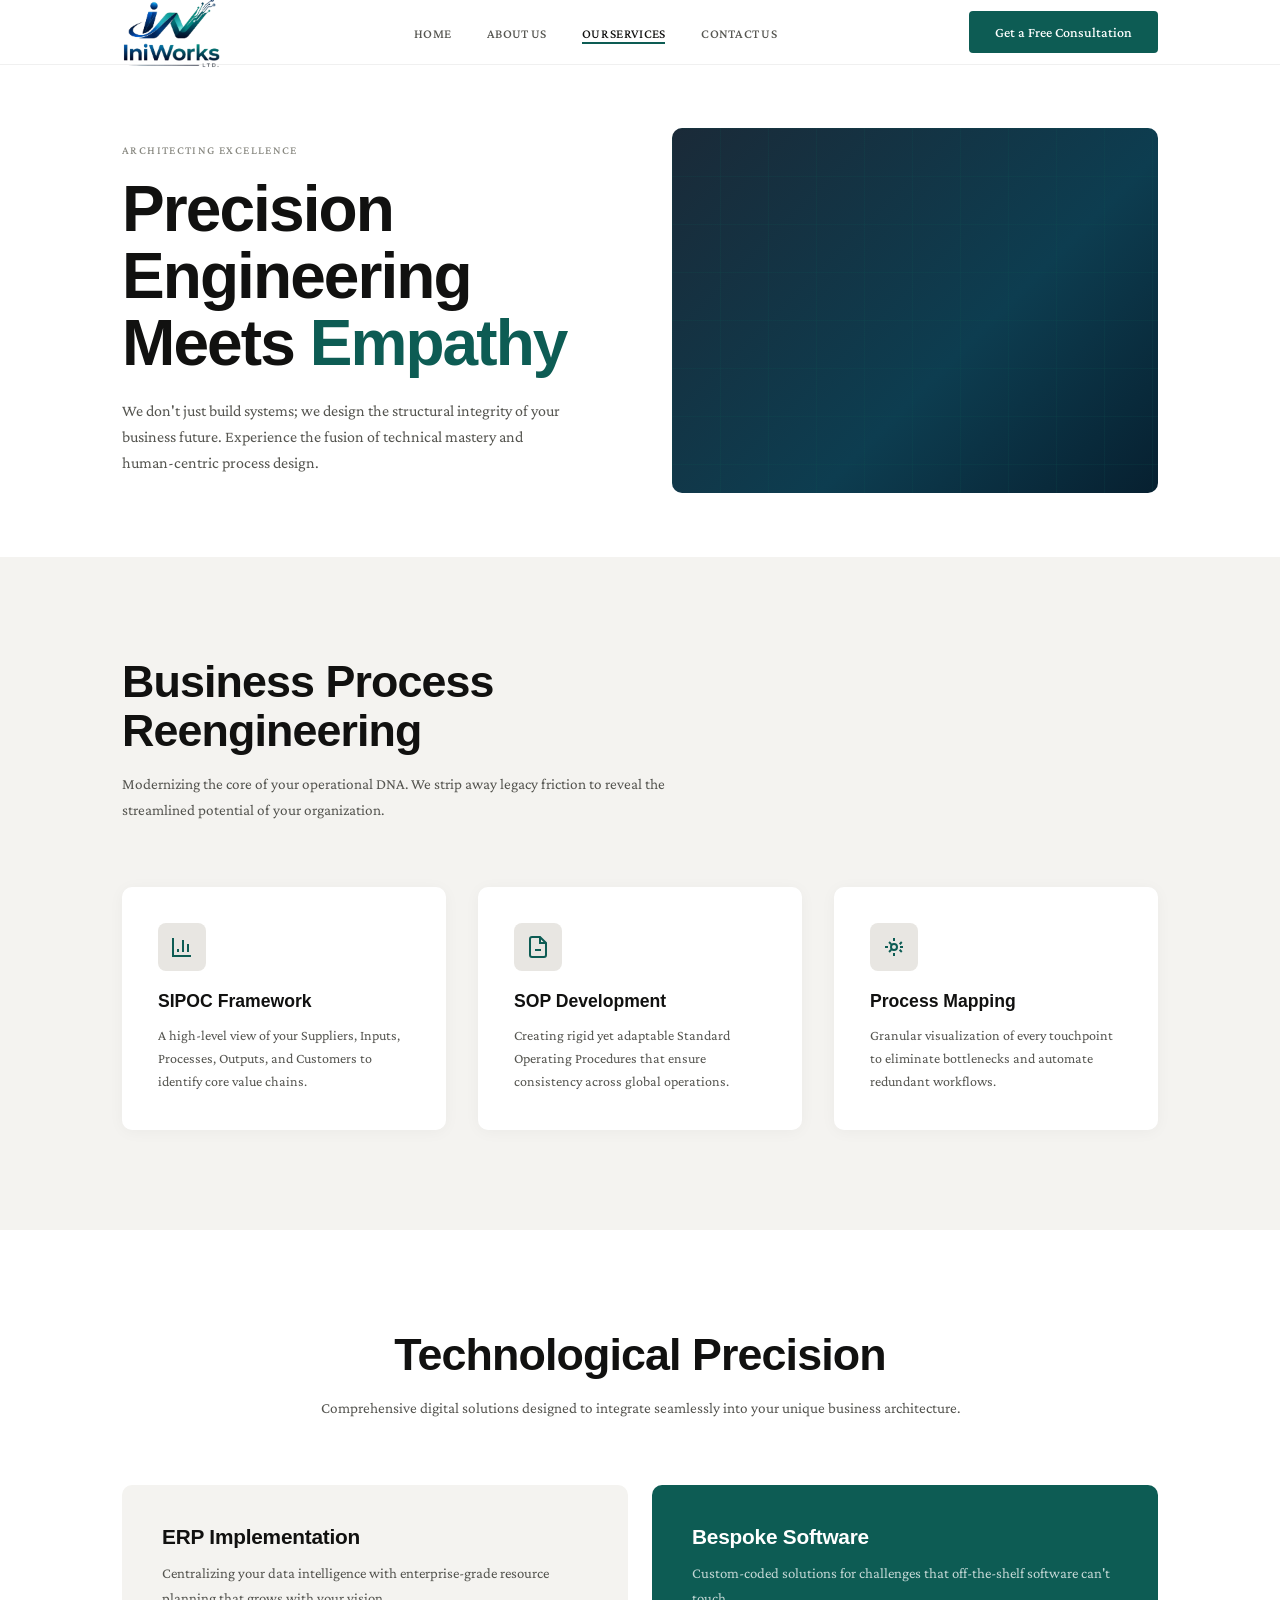
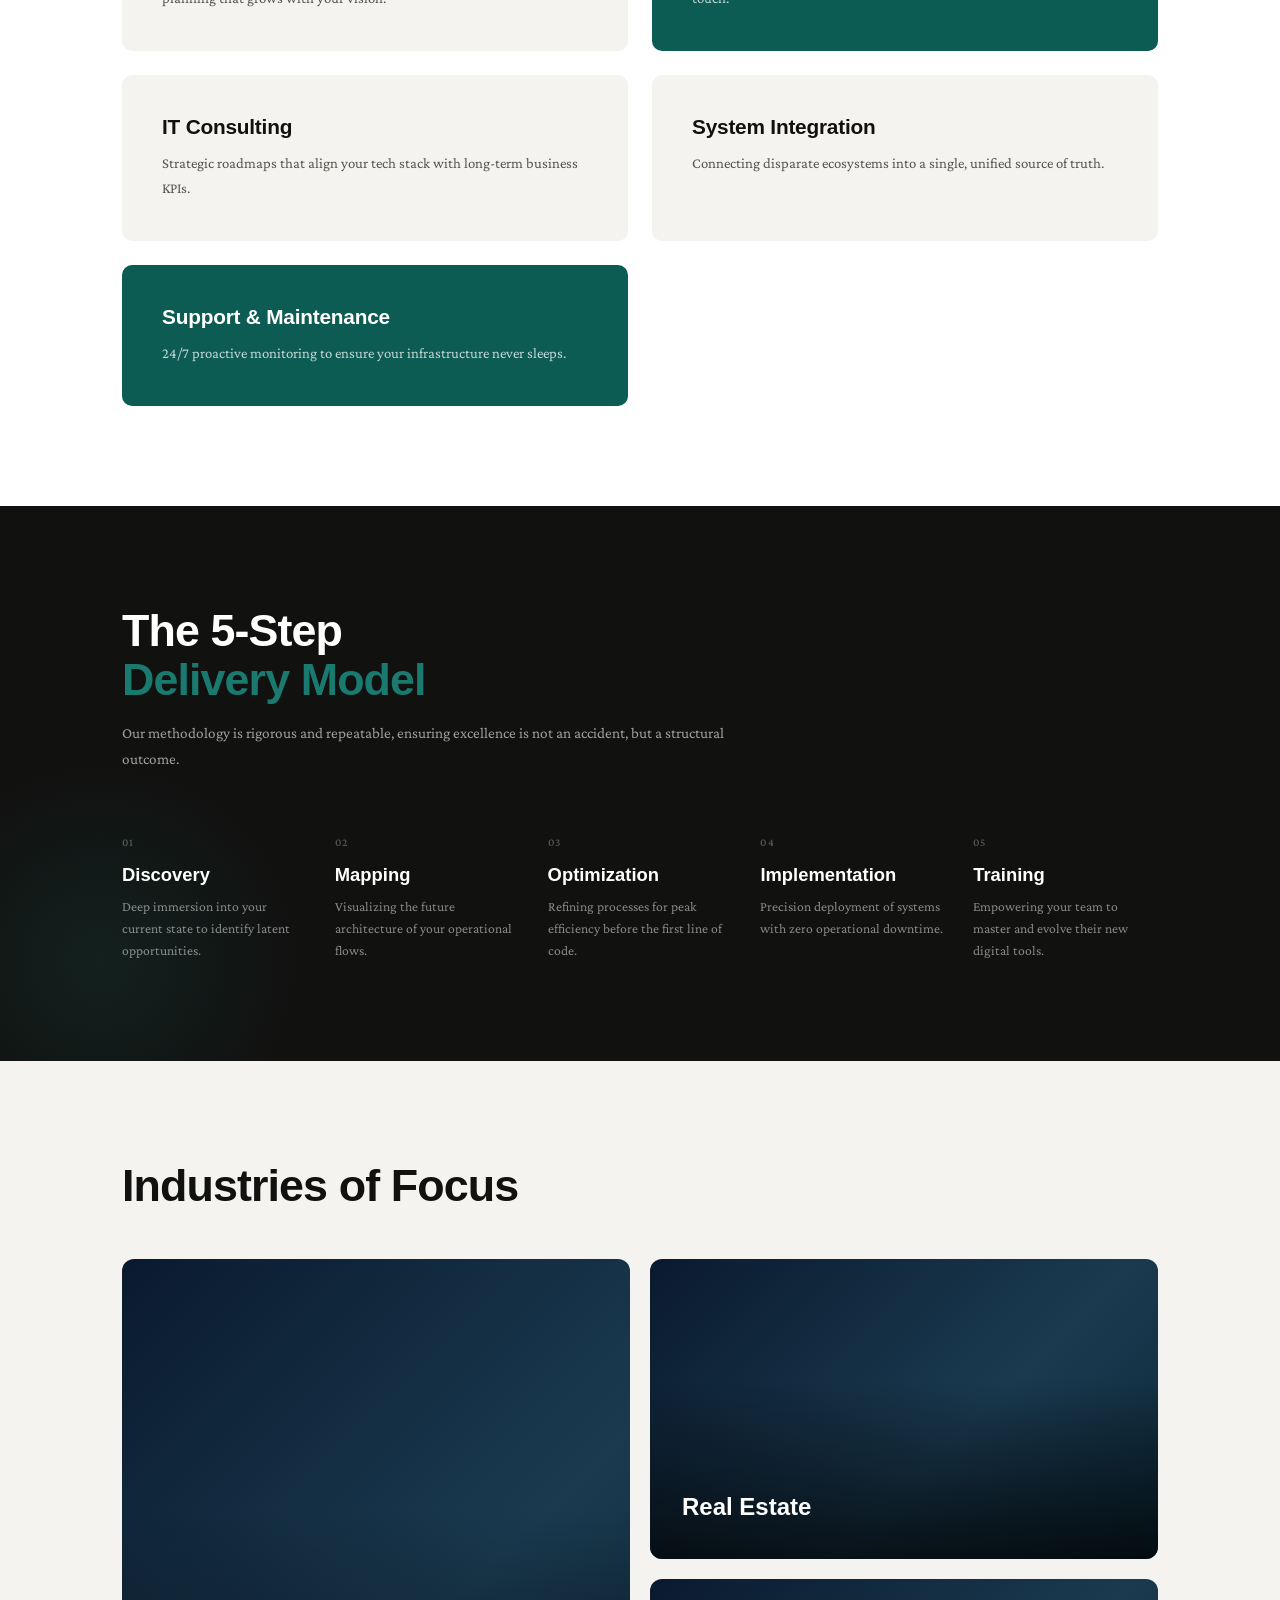
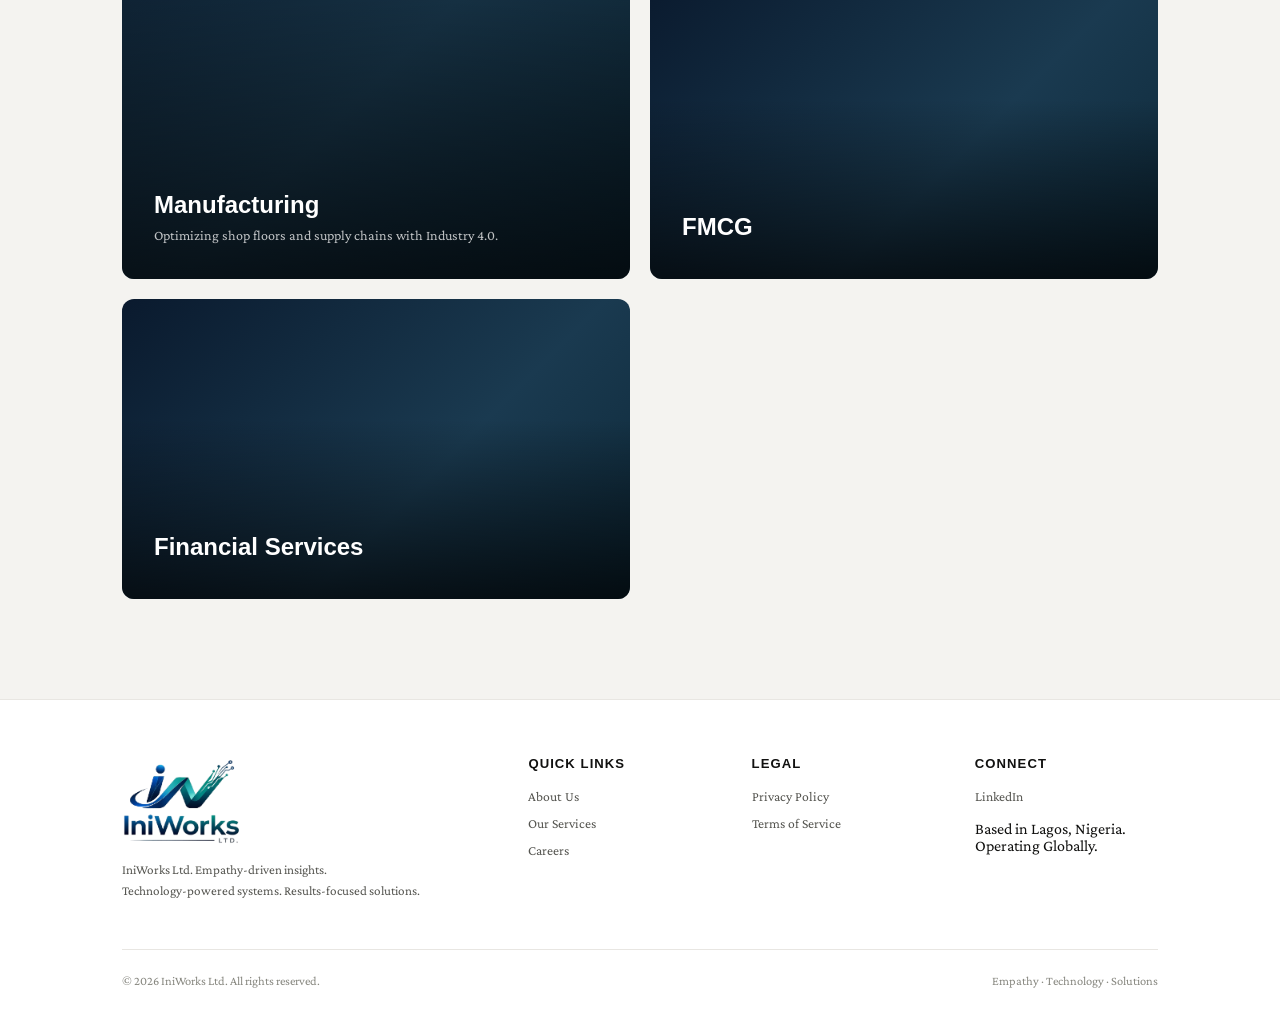
<file: services/index.html>
<!DOCTYPE html>
<html lang="en">
<head>
  <meta charset="UTF-8" />
  <meta name="viewport" content="width=device-width, initial-scale=1.0" />
  <title>Our Services — IniWorks Ltd</title>
    <link rel="preconnect" href="https://fonts.googleapis.com" />
  <link rel="preconnect" href="https://fonts.gstatic.com" crossorigin />
  <link href="https://fonts.googleapis.com/css2?family=Playfair+Display:wght@400;500;600;700;800;900&family=Crimson+Pro:wght@300;400;500;600;700&display=swap" rel="stylesheet" />
  <style>
    *, *::before, *::after { box-sizing: border-box; margin: 0; padding: 0; }

    :root {
      --teal:       #0d5c54;
      --teal-dark:  #094740;
      --teal-light: #1a7a70;
      --off-white:  #f4f3f0;
      --mid-grey:   #e8e6e2;
      --text-dark:  #111110;
      --text-mid:   #555550;
      --text-light: #888880;
      --white:      #ffffff;
      --shadow:     0 4px 32px rgba(0,0,0,.08);
    }

    html { scroll-behavior: smooth; }

    body {
         font-family: 'Crimson Pro', 'Times New Roman', Georgia, serif;
      background: var(--white);
      color: var(--text-dark);
      overflow-x: hidden;
    }

    .container { max-width: 1100px; margin: 0 auto; padding: 0 32px; }

    .btn-primary {
      display: inline-block;
      background: var(--teal);
      color: var(--white);
         font-family: 'Crimson Pro', 'Times New Roman', Georgia, serif;
      font-size: .875rem;
      font-weight: 500;
      padding: 13px 26px;
      border-radius: 4px;
      border: none;
      cursor: pointer;
      text-decoration: none;
      transition: background .2s, transform .15s;
    }
    .btn-primary:hover { background: var(--teal-light); transform: translateY(-1px); }

    /* ─── SCROLL ANIMATIONS ───────────────────────────── */
    .reveal {
      opacity: 0;
      transform: translateY(28px);
      transition: opacity .65s cubic-bezier(.22,1,.36,1), transform .65s cubic-bezier(.22,1,.36,1);
    }
    .reveal.slide-left  { transform: translateX(-30px); }
    .reveal.slide-right { transform: translateX(30px); }
    .reveal.visible {
      opacity: 1;
      transform: translate(0);
    }

    /* ─── NAV ─────────────────────────────────────────── */
    nav {
      position: fixed;
      top: 0; left: 0; right: 0;
      z-index: 100;
      background: rgba(255,255,255,.92);
      backdrop-filter: blur(12px);
      -webkit-backdrop-filter: blur(12px);
      border-bottom: 1px solid rgba(0,0,0,.06);
      transition: box-shadow .3s;
    }
    nav.scrolled { box-shadow: 0 2px 20px rgba(0,0,0,.08); }

    .nav-inner {
      display: flex;
      align-items: center;
      justify-content: space-between;
      height: 64px;
      max-width: 1100px;
      margin: 0 auto;
      padding: 0 32px;
    }

    .nav-logo {
      display: flex;
      align-items: center;
      gap: 8px;
      text-decoration: none;
      color: var(--text-dark);
    }
    .nav-logo-icon {
      width: 28px; height: 28px;
      background: var(--teal);
      border-radius: 4px;
      display: flex; align-items: center; justify-content: center;
    }
    .nav-logo-icon span {
      color: white;
      font-family: 'Syne', sans-serif;
      font-weight: 800;
      font-size: .7rem;
      letter-spacing: -.5px;
    }
    .nav-logo-text {
      font-family: 'Syne', sans-serif;
      font-weight: 700;
      font-size: .95rem;
    }

    .nav-links {
      display: flex;
      gap: 36px;
      list-style: none;
    }
    .nav-links a {
      font-size: .82rem;
      font-weight: 500;
      text-decoration: none;
      color: var(--text-mid);
      letter-spacing: .02em;
      text-transform: uppercase;
      transition: color .2s;
      position: relative;
    }
    .nav-links a::after {
      content: '';
      position: absolute;
      bottom: -3px; left: 0; right: 0;
      height: 1.5px;
      background: var(--teal);
      transform: scaleX(0);
      transition: transform .2s;
    }
    .nav-links a:hover { color: var(--text-dark); }
    .nav-links a:hover::after, .nav-links a.active::after { transform: scaleX(1); }
    .nav-links a.active { color: var(--text-dark); }

    .hamburger {
      display: none;
      flex-direction: column;
      gap: 5px;
      cursor: pointer;
      padding: 4px;
      background: none;
      border: none;
    }
    .hamburger span {
      display: block;
      width: 24px; height: 2px;
      background: var(--text-dark);
      border-radius: 2px;
      transition: transform .3s, opacity .3s;
    }
    .hamburger.open span:nth-child(1) { transform: translateY(7px) rotate(45deg); }
    .hamburger.open span:nth-child(2) { opacity: 0; }
    .hamburger.open span:nth-child(3) { transform: translateY(-7px) rotate(-45deg); }

    .mobile-menu {
      display: none;
      flex-direction: column;
      background: white;
      padding: 16px 32px 24px;
      border-top: 1px solid var(--mid-grey);
      gap: 4px;
    }
    .mobile-menu.open { display: flex; }
    .mobile-menu a {
      font-size: .9rem;
      font-weight: 500;
      text-decoration: none;
      color: var(--text-mid);
      padding: 10px 0;
      border-bottom: 1px solid var(--mid-grey);
      transition: color .2s;
    }
    .mobile-menu a:last-child { border-bottom: none; }
    .mobile-menu a:hover { color: var(--teal); }
    .mobile-menu .btn-primary { margin-top: 12px; text-align: center; }

    /* ─── PAGE HERO ───────────────────────────────────── */
    #page-hero {
      padding-top: 64px;
      min-height: 60vh;
      display: grid;
      grid-template-columns: 1fr 1fr;
      align-items: center;
      gap: 64px;
      background: var(--white);
    }
    .page-hero-left {
      padding: 80px 0 80px 32px;
      margin-left: calc((100vw - 1100px) / 2);
    }
    .page-hero-eyebrow {
      font-size: .72rem;
      font-weight: 500;
      letter-spacing: .12em;
      text-transform: uppercase;
      color: var(--text-light);
      margin-bottom: 20px;
    }
    .page-hero-title {
      font-family: 'Syne', sans-serif;
      font-size: clamp(2.8rem, 5vw, 4.2rem);
      font-weight: 800;
      line-height: 1.05;
      letter-spacing: -.03em;
      margin-bottom: 20px;
    }
    .page-hero-title .teal { color: var(--teal); }
    .page-hero-sub {
      font-size: 1rem;
      color: var(--text-mid);
      line-height: 1.65;
      max-width: 440px;
    }
    .page-hero-right {
      padding-right: 32px;
      margin-right: calc((100vw - 1100px) / 2);
    }
    .page-hero-img {
      width: 100%;
      aspect-ratio: 4/3;
      background: linear-gradient(135deg, #1a2a38 0%, #0d3d50 60%, #072030 100%);
      border-radius: 10px;
      overflow: hidden;
      position: relative;
    }
    .page-hero-img::before {
      content: '';
      position: absolute;
      inset: 0;
      background-image:
        linear-gradient(rgba(13,92,84,.15) 1px, transparent 1px),
        linear-gradient(90deg, rgba(13,92,84,.15) 1px, transparent 1px);
      background-size: 48px 48px;
    }

    .page-hero-left { animation: fadeUp .7s .1s both; }
    .page-hero-right { animation: fadeUp .7s .3s both; }

    @keyframes fadeUp {
      from { opacity: 0; transform: translateY(24px); }
      to   { opacity: 1; transform: translateY(0); }
    }

    /* ─── BPR SECTION ─────────────────────────────────── */
    #bpr {
      background: var(--off-white);
      padding: 100px 0;
    }
    .bpr-header {
      max-width: 600px;
      margin-bottom: 64px;
    }
    .section-heading {
      font-family: 'Syne', sans-serif;
      font-size: clamp(2rem, 3.5vw, 2.8rem);
      font-weight: 800;
      line-height: 1.1;
      margin-bottom: 16px;
      letter-spacing: -.02em;
    }
    .section-sub {
      font-size: .95rem;
      color: var(--text-mid);
      line-height: 1.7;
    }

    .bpr-grid {
      display: grid;
      grid-template-columns: repeat(3, 1fr);
      gap: 32px;
    }
    .bpr-card {
      background: white;
      border-radius: 10px;
      padding: 36px;
      box-shadow: 0 2px 16px rgba(0,0,0,.04);
      transition: transform .2s, box-shadow .2s;
    }
    .bpr-card:hover {
      transform: translateY(-4px);
      box-shadow: 0 8px 32px rgba(0,0,0,.1);
    }
    .bpr-num {
      width: 48px; height: 48px;
      background: var(--mid-grey);
      border-radius: 8px;
      display: flex;
      align-items: center;
      justify-content: center;
      margin-bottom: 20px;
    }
    .bpr-num svg {
      width: 24px;
      height: 24px;
      color: var(--teal);
    }
    .bpr-card-title {
      font-family: 'Syne', sans-serif;
      font-weight: 700;
      font-size: 1.1rem;
      margin-bottom: 12px;
    }
    .bpr-card-desc {
      font-size: .88rem;
      color: var(--text-mid);
      line-height: 1.65;
    }

    /* ─── TECH PRECISION ─────────────────────────────── */
    #tech {
      background: var(--white);
      padding: 100px 0;
    }
    .tech-header {
      text-align: center;
      max-width: 640px;
      margin: 0 auto 64px;
    }

    .tech-grid {
      display: grid;
      grid-template-columns: 1fr 1fr;
      gap: 24px;
    }

    .tech-card {
      background: var(--off-white);
      border-radius: 10px;
      padding: 40px;
      transition: transform .2s, box-shadow .2s;
    }
    .tech-card:hover {
      transform: translateY(-3px);
      box-shadow: 0 8px 40px rgba(0,0,0,.08);
    }
    .tech-card.dark {
      background: var(--teal);
      color: white;
    }
    .tech-card.dark .tech-card-title { color: white; }
    .tech-card.dark .tech-card-desc { color: rgba(255,255,255,.75); }

    .tech-card-title {
      font-family: 'Syne', sans-serif;
      font-weight: 700;
      font-size: 1.3rem;
      margin-bottom: 12px;
      letter-spacing: -.01em;
    }
    .tech-card-desc {
      font-size: .92rem;
      color: var(--text-mid);
      line-height: 1.7;
    }

    /* ─── DELIVERY MODEL ─────────────────────────────── */
    #delivery {
      background: var(--text-dark);
      padding: 100px 0;
      position: relative;
      overflow: hidden;
    }
    #delivery::before {
      content: '';
      position: absolute;
      left: -100px; bottom: -100px;
      width: 400px; height: 400px;
      border-radius: 50%;
      background: radial-gradient(circle, rgba(26,122,112,.15) 0%, transparent 70%);
    }

    .delivery-header {
      max-width: 640px;
      margin-bottom: 64px;
    }
    .delivery-header .section-heading {
      color: white;
    }
    .delivery-header .section-heading .teal {
      color: var(--teal-light);
    }
    .delivery-header .section-sub {
      color: rgba(255,255,255,.6);
    }

    .delivery-steps {
      display: grid;
      grid-template-columns: repeat(5, 1fr);
      gap: 28px;
    }
    .step {
      position: relative;
    }
    .step-num {
      font-size: .7rem;
      font-weight: 500;
      letter-spacing: .1em;
      color: rgba(255,255,255,.3);
      margin-bottom: 16px;
    }
    .step-title {
      font-family: 'Syne', sans-serif;
      font-weight: 700;
      font-size: 1.15rem;
      color: white;
      margin-bottom: 10px;
    }
    .step-desc {
      font-size: .85rem;
      color: rgba(255,255,255,.5);
      line-height: 1.6;
    }

    /* ─── INDUSTRIES ─────────────────────────────────── */
    #industries {
      background: var(--off-white);
      padding: 100px 0;
    }
    .industries-header {
      margin-bottom: 48px;
    }
    .industries-grid {
      display: grid;
      grid-template-columns: repeat(2, 1fr);
      gap: 20px;
    }
    .industry-card {
      position: relative;
      height: 300px;
      border-radius: 12px;
      overflow: hidden;
      cursor: pointer;
      transition: transform .3s;
    }
    .industry-card:hover { transform: scale(1.02); }
    .industry-card.large {
      grid-row: span 2;
      height: auto;
    }
    .industry-img {
      width: 100%;
      height: 100%;
      object-fit: cover;
      background: linear-gradient(135deg, #0a1a2e 0%, #1a3a50 60%, #0d2838 100%);
      position: relative;
      display: flex;
      align-items: flex-end;
      padding: 32px;
    }
    .industry-img::before {
      content: '';
      position: absolute;
      inset: 0;
      background: linear-gradient(to top, rgba(0,0,0,.7) 0%, transparent 60%);
    }
    .industry-content {
      position: relative;
      z-index: 2;
    }
    .industry-title {
      font-family: 'Syne', sans-serif;
      font-weight: 700;
      font-size: 1.5rem;
      color: white;
      margin-bottom: 6px;
    }
    .industry-desc {
      font-size: .88rem;
      color: rgba(255,255,255,.75);
      line-height: 1.5;
    }

    /* ─── FOOTER ─────────────────────────────────────── */
    footer {
      background: var(--white);
      border-top: 1px solid var(--mid-grey);
      padding: 56px 0 40px;
    }
    .footer-grid {
      display: grid;
      grid-template-columns: 2fr 1fr 1fr 1fr;
      gap: 40px;
      margin-bottom: 48px;
    }
    .footer-logo {
      display: flex;
      align-items: center;
      gap: 8px;
      margin-bottom: 14px;
      text-decoration: none;
      color: var(--text-dark);
    }
    .footer-tagline {
      font-size: .82rem;
      color: var(--text-mid);
      line-height: 1.6;
    }
    .footer-col-title {
      font-family: 'Syne', sans-serif;
      font-weight: 700;
      font-size: .82rem;
      text-transform: uppercase;
      letter-spacing: .08em;
      margin-bottom: 16px;
      color: var(--text-dark);
    }
    .footer-links { list-style: none; display: flex; flex-direction: column; gap: 10px; }
    .footer-links a {
      font-size: .85rem;
      color: var(--text-mid);
      text-decoration: none;
      transition: color .2s;
    }
    .footer-links a:hover { color: var(--teal); }
    .footer-bottom {
      display: flex;
      justify-content: space-between;
      align-items: center;
      padding-top: 24px;
      border-top: 1px solid var(--mid-grey);
      font-size: .78rem;
      color: var(--text-light);
      flex-wrap: wrap;
      gap: 8px;
    }

    /* ─── RESPONSIVE ─────────────────────────────────── */
    @media (max-width: 900px) {
      .nav-links, .nav-cta { display: none; }
      .hamburger { display: flex; }

      #page-hero {
        grid-template-columns: 1fr;
        gap: 40px;
      }
      .page-hero-left {
        padding: 60px 32px 0;
        margin-left: 0;
      }
      .page-hero-right {
        padding: 0 32px 60px;
        margin-right: 0;
      }

      .bpr-grid { grid-template-columns: 1fr; }
      .tech-grid { grid-template-columns: 1fr; }
      .delivery-steps { grid-template-columns: 1fr; }
      .industries-grid { grid-template-columns: 1fr; }
      .industry-card.large { grid-row: span 1; }

      .footer-grid { grid-template-columns: 1fr 1fr; }
    }

    @media (max-width: 600px) {
      .container { padding: 0 20px; }
      .nav-inner { padding: 0 20px; }
      .mobile-menu { padding: 16px 20px 24px; }

      .page-hero-left { padding: 48px 20px 0; }
      .page-hero-right { padding: 0 20px 48px; }

      #bpr, #tech, #delivery, #industries { padding: 72px 0; }

      .footer-grid { grid-template-columns: 1fr; }
      .footer-bottom { flex-direction: column; text-align: center; }
    }
  </style>
</head>
<body>

<!-- ─── NAV ──────────────────────────────────────────── -->
<nav id="main-nav">
  <div class="nav-inner">
    <a href="../" class="nav-logo">
       <img src="../images/ini-logo-1.png" width="100">
    </a>
    <ul class="nav-links">
      <li><a href="../">Home</a></li>
      <li><a href="../about-us/" >About Us</a></li>
      <li><a href="#" class="active">Our Services</a></li>
      <li><a href="../contact-us/">Contact Us</a></li>
    </ul>
    <a href="../contact-us/" class="btn-primary nav-cta">Get a Free Consultation</a>
    <button class="hamburger" id="hamburger" aria-label="Toggle menu">
      <span></span><span></span><span></span>
    </button>
  </div>
  <div class="mobile-menu" id="mobile-menu">
    <a href="../">Home</a>
    <a href="../about-us/">About Us</a>
    <a href="#">Our Services</a>
    <a href="../contact-us/">Contact Us</a>
    <a href="../contact-us/" class="btn-primary">Get a Free Consultation</a>
  </div>
</nav>

<!-- ─── PAGE HERO ─────────────────────────────────────── -->
<section id="page-hero">
  <div class="page-hero-left">
    <p class="page-hero-eyebrow">Architecting Excellence</p>
    <h1 class="page-hero-title">Precision<br>Engineering<br>Meets <span class="teal">Empathy</span></h1>
    <p class="page-hero-sub">We don't just build systems; we design the structural integrity of your business future. Experience the fusion of technical mastery and human-centric process design.</p>
  </div>
  <div class="page-hero-right">
    <div class="page-hero-img"></div>
  </div>
</section>

<!-- ─── BUSINESS PROCESS REENGINEERING ───────────────── -->
<section id="bpr">
  <div class="container">
    <div class="bpr-header reveal">
      <h2 class="section-heading">Business Process<br>Reengineering</h2>
      <p class="section-sub">Modernizing the core of your operational DNA. We strip away legacy friction to reveal the streamlined potential of your organization.</p>
    </div>

    <div class="bpr-grid">
      <div class="bpr-card reveal">
        <div class="bpr-num">
          <svg viewBox="0 0 24 24" fill="none" stroke="currentColor" stroke-width="2">
            <path d="M3 3v18h18"/>
            <path d="M18 17V9"/>
            <path d="M13 17V5"/>
            <path d="M8 17v-3"/>
          </svg>
        </div>
        <h3 class="bpr-card-title">SIPOC Framework</h3>
        <p class="bpr-card-desc">A high-level view of your Suppliers, Inputs, Processes, Outputs, and Customers to identify core value chains.</p>
      </div>

      <div class="bpr-card reveal" style="transition-delay:.1s">
        <div class="bpr-num">
          <svg viewBox="0 0 24 24" fill="none" stroke="currentColor" stroke-width="2">
            <path d="M14 2H6a2 2 0 0 0-2 2v16a2 2 0 0 0 2 2h12a2 2 0 0 0 2-2V8z"/>
            <polyline points="14 2 14 8 20 8"/>
            <line x1="9" y1="15" x2="15" y2="15"/>
          </svg>
        </div>
        <h3 class="bpr-card-title">SOP Development</h3>
        <p class="bpr-card-desc">Creating rigid yet adaptable Standard Operating Procedures that ensure consistency across global operations.</p>
      </div>

      <div class="bpr-card reveal" style="transition-delay:.2s">
        <div class="bpr-num">
          <svg viewBox="0 0 24 24" fill="none" stroke="currentColor" stroke-width="2">
            <circle cx="12" cy="12" r="3"/>
            <path d="M3 12h3m15 0h-3M12 3v3m0 15v-3"/>
            <path d="M7.05 7.05l2.12 2.12m8.48 0l2.12-2.12M7.05 16.95l2.12-2.12m8.48 0l2.12 2.12"/>
          </svg>
        </div>
        <h3 class="bpr-card-title">Process Mapping</h3>
        <p class="bpr-card-desc">Granular visualization of every touchpoint to eliminate bottlenecks and automate redundant workflows.</p>
      </div>
    </div>
  </div>
</section>

<!-- ─── TECHNOLOGICAL PRECISION ──────────────────────── -->
<section id="tech">
  <div class="container">
    <div class="tech-header reveal">
      <h2 class="section-heading">Technological Precision</h2>
      <p class="section-sub">Comprehensive digital solutions designed to integrate seamlessly into your unique business architecture.</p>
    </div>

    <div class="tech-grid">
      <div class="tech-card reveal">
        <h3 class="tech-card-title">ERP Implementation</h3>
        <p class="tech-card-desc">Centralizing your data intelligence with enterprise-grade resource planning that grows with your vision.</p>
      </div>

      <div class="tech-card dark reveal" style="transition-delay:.1s">
        <h3 class="tech-card-title">Bespoke Software</h3>
        <p class="tech-card-desc">Custom-coded solutions for challenges that off-the-shelf software can't touch.</p>
      </div>

      <div class="tech-card reveal" style="transition-delay:.2s">
        <h3 class="tech-card-title">IT Consulting</h3>
        <p class="tech-card-desc">Strategic roadmaps that align your tech stack with long-term business KPIs.</p>
      </div>

      <div class="tech-card reveal" style="transition-delay:.3s">
        <h3 class="tech-card-title">System Integration</h3>
        <p class="tech-card-desc">Connecting disparate ecosystems into a single, unified source of truth.</p>
      </div>

      <div class="tech-card dark reveal" style="transition-delay:.4s">
        <h3 class="tech-card-title">Support & Maintenance</h3>
        <p class="tech-card-desc">24/7 proactive monitoring to ensure your infrastructure never sleeps.</p>
      </div>
    </div>
  </div>
</section>

<!-- ─── 5-STEP DELIVERY MODEL ────────────────────────── -->
<section id="delivery">
  <div class="container">
    <div class="delivery-header reveal">
      <h2 class="section-heading">The 5-Step<br><span class="teal">Delivery Model</span></h2>
      <p class="section-sub">Our methodology is rigorous and repeatable, ensuring excellence is not an accident, but a structural outcome.</p>
    </div>

    <div class="delivery-steps">
      <div class="step reveal">
        <div class="step-num">01</div>
        <h3 class="step-title">Discovery</h3>
        <p class="step-desc">Deep immersion into your current state to identify latent opportunities.</p>
      </div>

      <div class="step reveal" style="transition-delay:.1s">
        <div class="step-num">02</div>
        <h3 class="step-title">Mapping</h3>
        <p class="step-desc">Visualizing the future architecture of your operational flows.</p>
      </div>

      <div class="step reveal" style="transition-delay:.2s">
        <div class="step-num">03</div>
        <h3 class="step-title">Optimization</h3>
        <p class="step-desc">Refining processes for peak efficiency before the first line of code.</p>
      </div>

      <div class="step reveal" style="transition-delay:.3s">
        <div class="step-num">04</div>
        <h3 class="step-title">Implementation</h3>
        <p class="step-desc">Precision deployment of systems with zero operational downtime.</p>
      </div>

      <div class="step reveal" style="transition-delay:.4s">
        <div class="step-num">05</div>
        <h3 class="step-title">Training</h3>
        <p class="step-desc">Empowering your team to master and evolve their new digital tools.</p>
      </div>
    </div>
  </div>
</section>

<!-- ─── INDUSTRIES ────────────────────────────────────── -->
<section id="industries">
  <div class="container">
    <div class="industries-header reveal">
      <h2 class="section-heading">Industries of Focus</h2>
    </div>

    <div class="industries-grid">
      <div class="industry-card large reveal">
        <div class="industry-img">
          <div class="industry-content">
            <h3 class="industry-title">Manufacturing</h3>
            <p class="industry-desc">Optimizing shop floors and supply chains with Industry 4.0.</p>
          </div>
        </div>
      </div>

      <div class="industry-card reveal" style="transition-delay:.1s">
        <div class="industry-img">
          <div class="industry-content">
            <h3 class="industry-title">Real Estate</h3>
          </div>
        </div>
      </div>

      <div class="industry-card reveal" style="transition-delay:.2s">
        <div class="industry-img">
          <div class="industry-content">
            <h3 class="industry-title">FMCG</h3>
          </div>
        </div>
      </div>

      <div class="industry-card reveal" style="transition-delay:.3s">
        <div class="industry-img">
          <div class="industry-content">
            <h3 class="industry-title">Financial Services</h3>
          </div>
        </div>
      </div>
    </div>
  </div>
</section>

<!-- ─── FOOTER ────────────────────────────────────────── -->
<footer>
  <div class="container">
    <div class="footer-grid">
      <div class="footer-brand">
        <a href="../" class="footer-logo">
          <!--<div class="nav-logo-icon"><span>Ini</span></div>
          <span class="nav-logo-text">IniWorks Ltd</span>-->
          <img src="../images/ini-logo-1.png" width="120">
        </a>
        <p class="footer-tagline"> IniWorks Ltd. Empathy-driven insights.<br>Technology-powered systems. Results-focused solutions.</p>
      </div>
      <div>
        <p class="footer-col-title">Quick Links</p>
        <ul class="footer-links">
          <li><a href="../about-us/">About Us</a></li>
          <li><a href="../services/">Our Services</a></li>
          <li><a href="#">Careers</a></li>
        </ul>
      </div>
      <div>
        <p class="footer-col-title">Legal</p>
        <ul class="footer-links">
          <li><a href="#">Privacy Policy</a></li>
          <li><a href="#">Terms of Service</a></li>
        </ul>
      </div>
      <div>
        <p class="footer-col-title">Connect</p>
        <ul class="footer-links">
          <li><a href="#">LinkedIn</a></li>
        </ul>
        <p class="" style="margin-top:16px">Based in Lagos, Nigeria.<br>Operating Globally.</p>
      </div>
    </div>
    <div class="footer-bottom">
      <span>© <script type="text/javascript">var year = new Date();document.write(year.getFullYear());</script>  IniWorks Ltd. All rights reserved.</span>
      <span>Empathy · Technology · Solutions</span>
    </div>
  </div>
</footer>

<script>
  const hamburger = document.getElementById('hamburger');
  const mobileMenu = document.getElementById('mobile-menu');
  hamburger.addEventListener('click', () => {
    hamburger.classList.toggle('open');
    mobileMenu.classList.toggle('open');
  });
  mobileMenu.querySelectorAll('a').forEach(a => {
    a.addEventListener('click', () => {
      hamburger.classList.remove('open');
      mobileMenu.classList.remove('open');
    });
  });

  const nav = document.getElementById('main-nav');
  window.addEventListener('scroll', () => {
    nav.classList.toggle('scrolled', window.scrollY > 10);
  });

  const revealEls = document.querySelectorAll('.reveal');
  const observer = new IntersectionObserver((entries) => {
    entries.forEach(e => {
      if (e.isIntersecting) {
        e.target.classList.add('visible');
        observer.unobserve(e.target);
      }
    });
  }, { threshold: 0.12 });
  revealEls.forEach(el => observer.observe(el));
</script>
</body>
</html>
</file>
